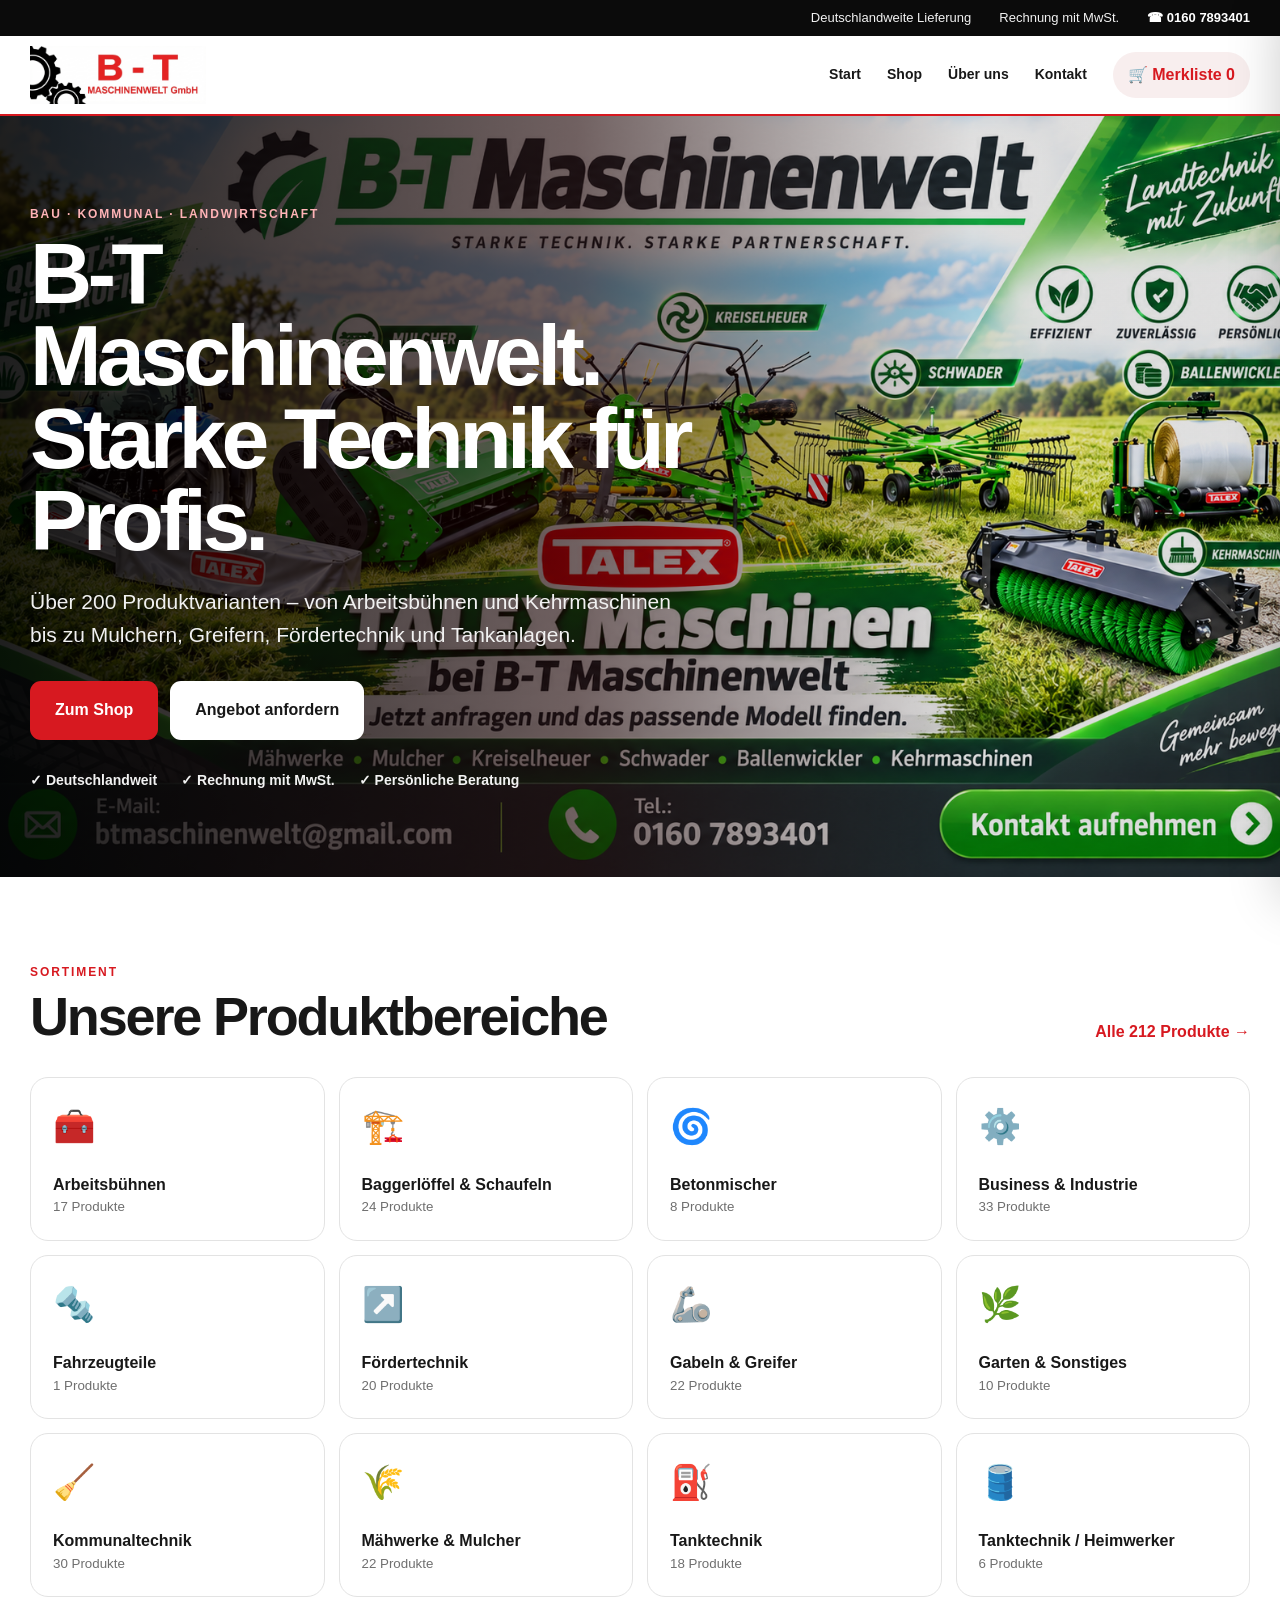
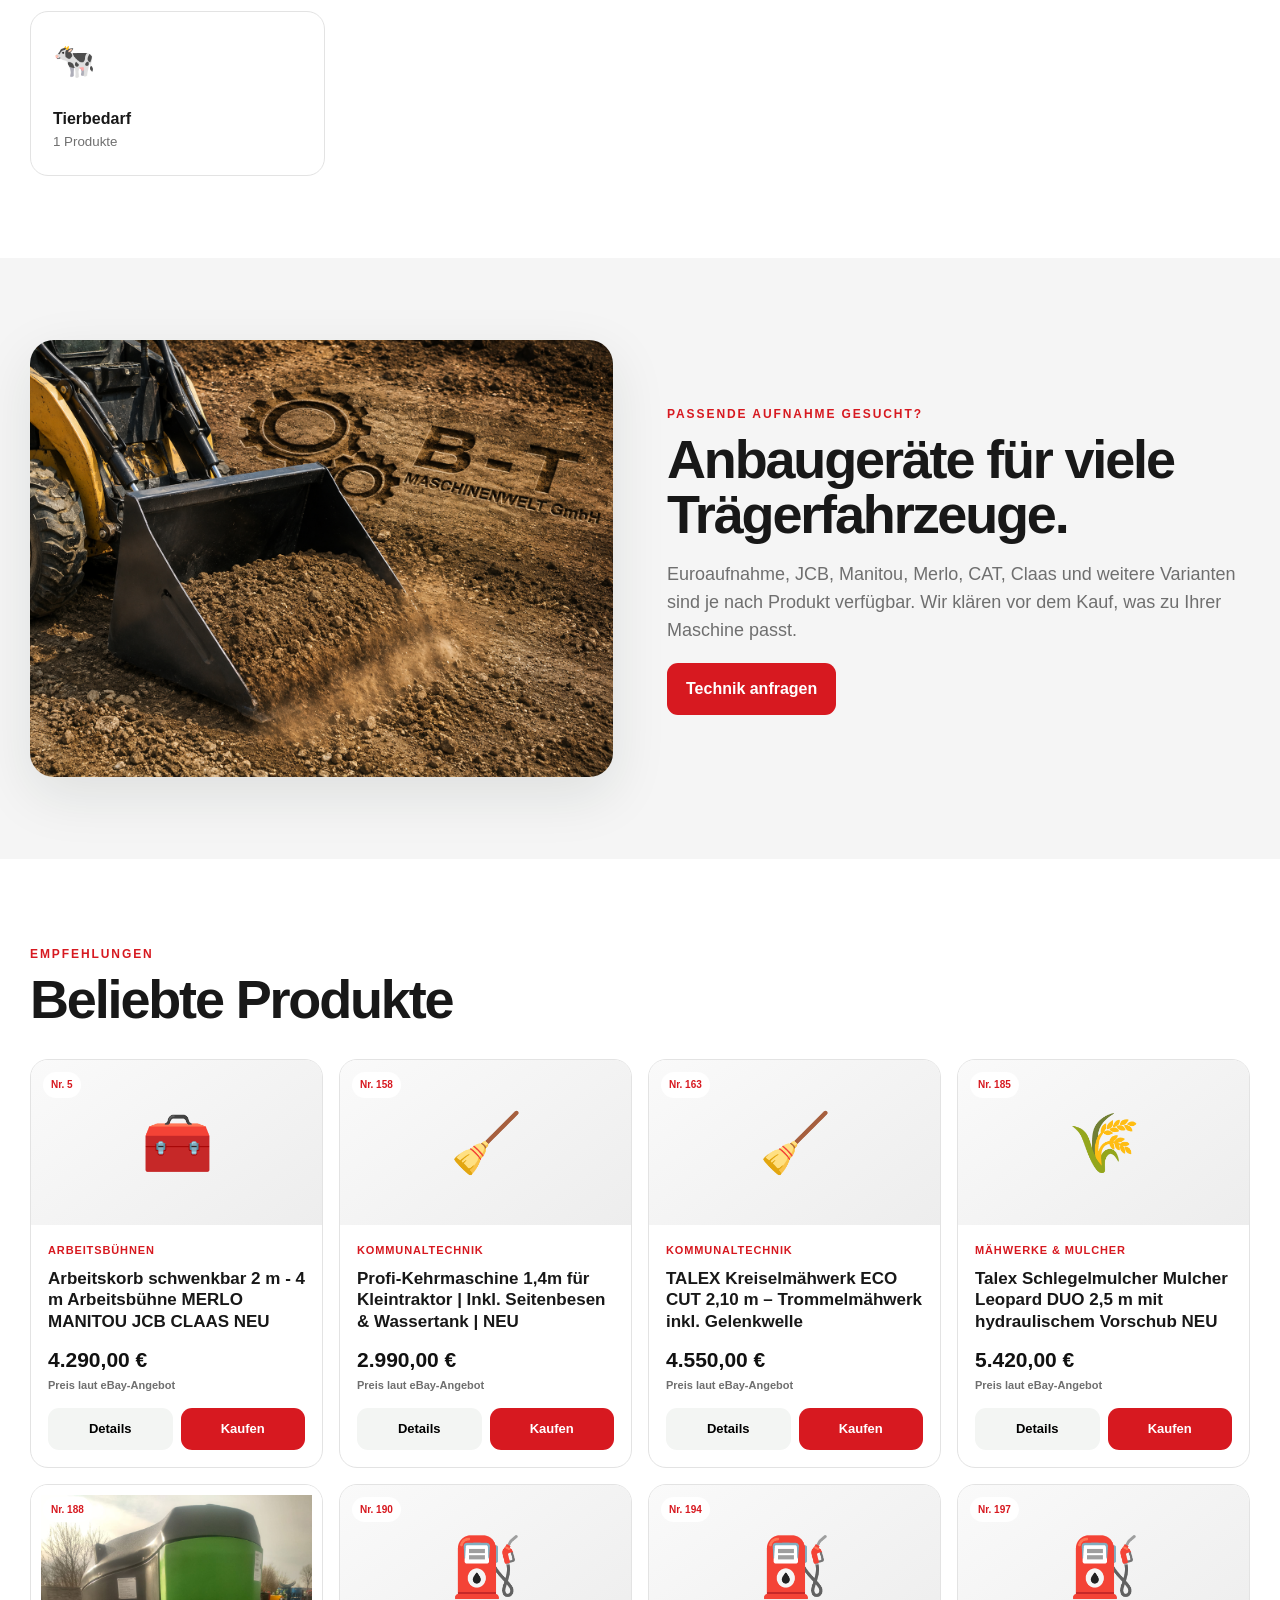
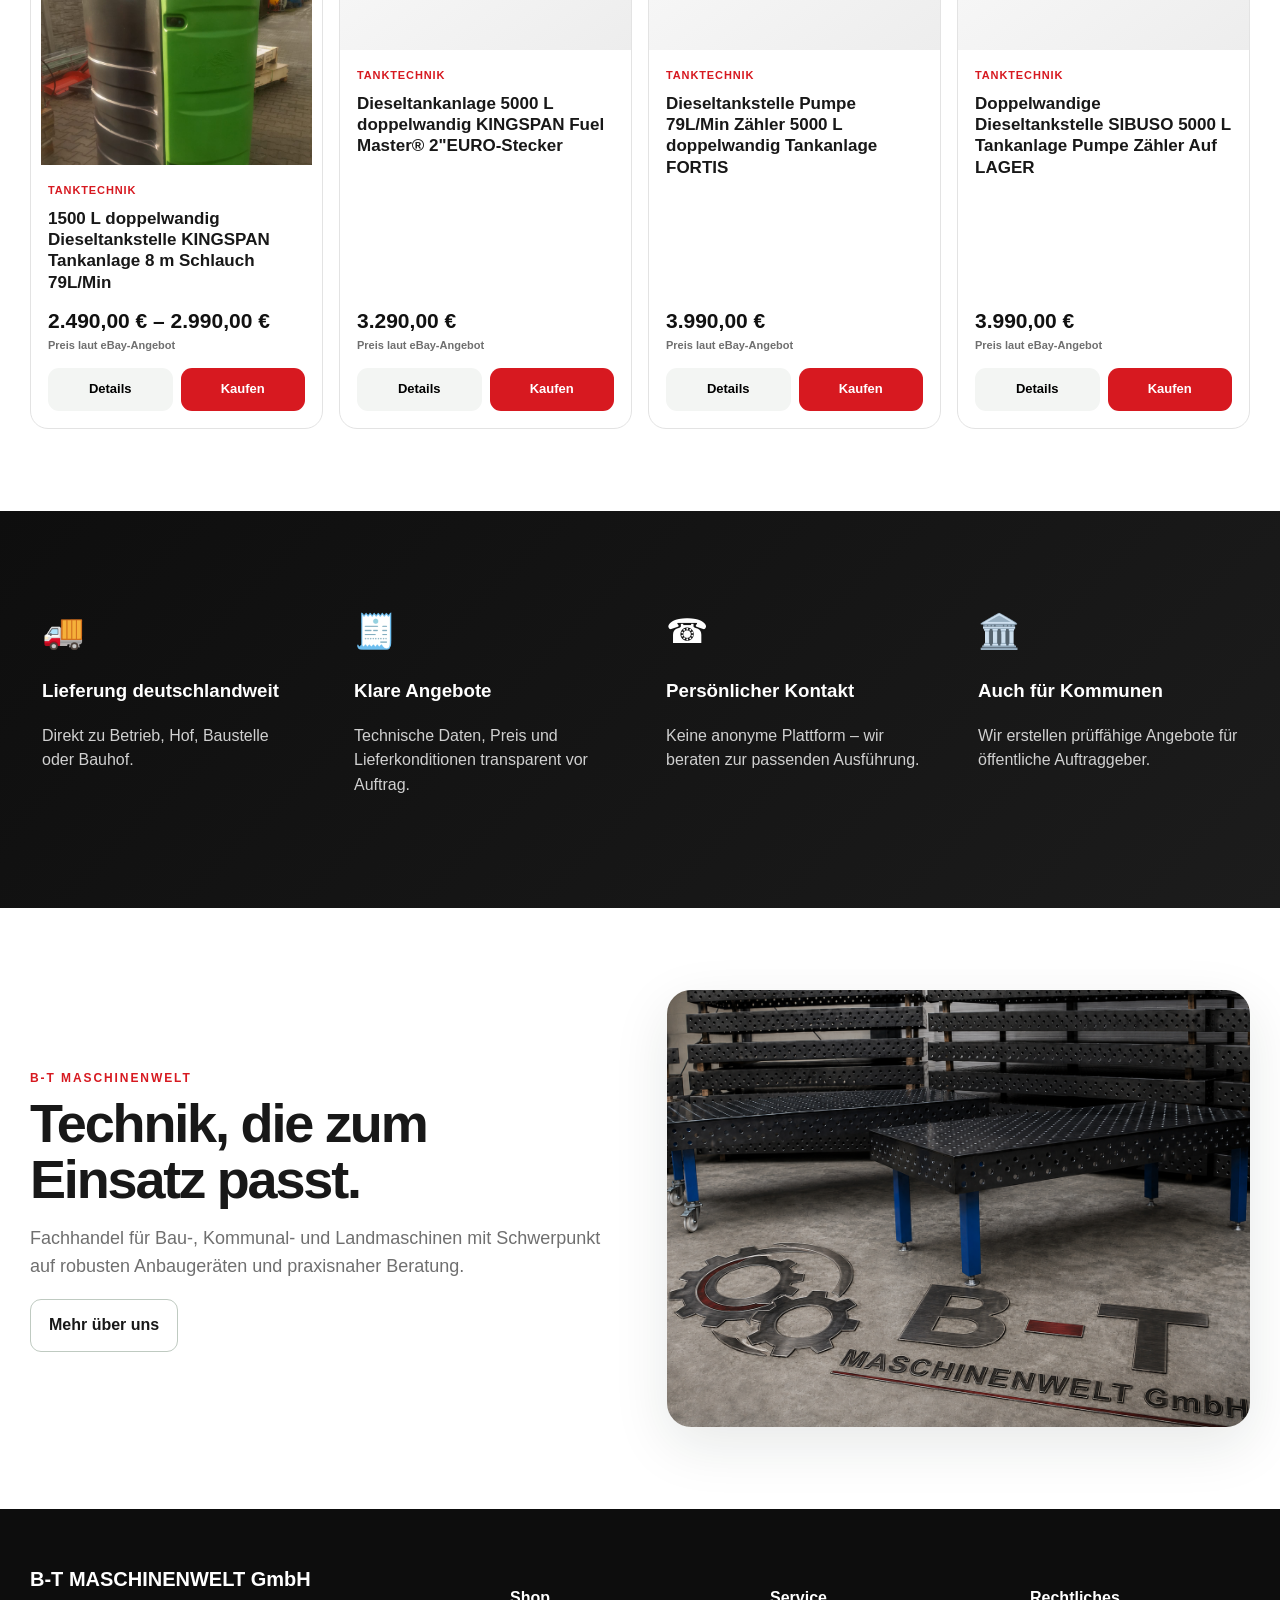
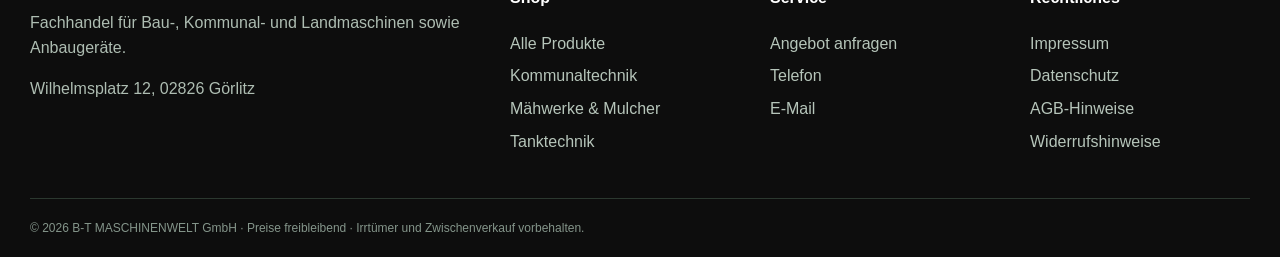
<file: index.html>
<!doctype html>
<html lang="de">
<head>
<meta charset="utf-8">
<meta name="viewport" content="width=device-width,initial-scale=1">
<title>Startseite | B-T Maschinenwelt</title>
<meta name="description" content="B-T Maschinenwelt – Bau-, Kommunal- und Landtechnik.">
<meta name="theme-color" content="#0c6b33">
<link rel="stylesheet" href="styles.css">
</head>
<body>

<header class="site-header">
  <div class="top-strip">
    <div class="wrap top-strip-inner">
      <span>Deutschlandweite Lieferung</span>
      <span class="desktop-only">Rechnung mit MwSt.</span>
      <a href="tel:+491607893401">☎ 0160 7893401</a>
    </div>
  </div>
  <div class="wrap main-nav">
    <a class="logo logo-image-wrap" href="index.html" aria-label="B-T Maschinenwelt Startseite">
      <img class="brand-logo-img" src="assets/bt-logo-red-black.png" alt="B-T Maschinenwelt GmbH">
    </a>
    <button class="menu-toggle" aria-label="Menü öffnen" onclick="BT.toggleMenu()">☰</button>
    <nav id="mainMenu">
      <a href="index.html">Start</a>
      <a href="shop.html">Shop</a>
      <a href="ueber-uns.html">Über uns</a>
      <a href="kontakt.html">Kontakt</a>
      <button class="cart-link" onclick="BT.openCart()">🛒 Merkliste <span id="cartCount">0</span></button>
    </nav>
  </div>
</header>

<main>
<section class="hero">
  <div class="hero-overlay"></div>
  <img class="hero-bg" src="assets/hero-talex.png" alt="Land- und Kommunaltechnik von B-T Maschinenwelt">
  <div class="wrap hero-content">
    <div class="hero-copy">
      <span class="kicker">Bau · Kommunal · Landwirtschaft</span>
      <h1>B-T Maschinenwelt.<br>Starke Technik für Profis.</h1>
      <p>Über 200 Produktvarianten – von Arbeitsbühnen und Kehrmaschinen bis zu Mulchern, Greifern, Fördertechnik und Tankanlagen.</p>
      <div class="hero-actions">
        <a class="btn primary large" href="shop.html">Zum Shop</a>
        <a class="btn light large" href="kontakt.html">Angebot anfordern</a>
      </div>
      <div class="trust-badges"><span>✓ Deutschlandweit</span><span>✓ Rechnung mit MwSt.</span><span>✓ Persönliche Beratung</span></div>
    </div>
  </div>
</section>

<section class="section">
  <div class="wrap">
    <div class="section-heading">
      <div><span class="kicker">Sortiment</span><h2>Unsere Produktbereiche</h2></div>
      <a class="text-link" href="shop.html">Alle 212 Produkte →</a>
    </div>
    <div class="category-grid"><a class="category-card" href="shop.html?cat=Arbeitsbühnen">
      <span class="cat-icon">🧰</span>
      <strong>Arbeitsbühnen</strong>
      <small>17 Produkte</small>
    </a>
<a class="category-card" href="shop.html?cat=Baggerlöffel &amp; Schaufeln">
      <span class="cat-icon">🏗️</span>
      <strong>Baggerlöffel &amp; Schaufeln</strong>
      <small>24 Produkte</small>
    </a>
<a class="category-card" href="shop.html?cat=Betonmischer">
      <span class="cat-icon">🌀</span>
      <strong>Betonmischer</strong>
      <small>8 Produkte</small>
    </a>
<a class="category-card" href="shop.html?cat=Business &amp; Industrie">
      <span class="cat-icon">⚙️</span>
      <strong>Business &amp; Industrie</strong>
      <small>33 Produkte</small>
    </a>
<a class="category-card" href="shop.html?cat=Fahrzeugteile">
      <span class="cat-icon">🔩</span>
      <strong>Fahrzeugteile</strong>
      <small>1 Produkte</small>
    </a>
<a class="category-card" href="shop.html?cat=Fördertechnik">
      <span class="cat-icon">↗️</span>
      <strong>Fördertechnik</strong>
      <small>20 Produkte</small>
    </a>
<a class="category-card" href="shop.html?cat=Gabeln &amp; Greifer">
      <span class="cat-icon">🦾</span>
      <strong>Gabeln &amp; Greifer</strong>
      <small>22 Produkte</small>
    </a>
<a class="category-card" href="shop.html?cat=Garten &amp; Sonstiges">
      <span class="cat-icon">🌿</span>
      <strong>Garten &amp; Sonstiges</strong>
      <small>10 Produkte</small>
    </a>
<a class="category-card" href="shop.html?cat=Kommunaltechnik">
      <span class="cat-icon">🧹</span>
      <strong>Kommunaltechnik</strong>
      <small>30 Produkte</small>
    </a>
<a class="category-card" href="shop.html?cat=Mähwerke &amp; Mulcher">
      <span class="cat-icon">🌾</span>
      <strong>Mähwerke &amp; Mulcher</strong>
      <small>22 Produkte</small>
    </a>
<a class="category-card" href="shop.html?cat=Tanktechnik">
      <span class="cat-icon">⛽</span>
      <strong>Tanktechnik</strong>
      <small>18 Produkte</small>
    </a>
<a class="category-card" href="shop.html?cat=Tanktechnik / Heimwerker">
      <span class="cat-icon">🛢️</span>
      <strong>Tanktechnik / Heimwerker</strong>
      <small>6 Produkte</small>
    </a>
<a class="category-card" href="shop.html?cat=Tierbedarf">
      <span class="cat-icon">🐄</span>
      <strong>Tierbedarf</strong>
      <small>1 Produkte</small>
    </a></div>
  </div>
</section>

<section class="section soft">
  <div class="wrap split-banner">
    <div class="split-image"><img src="assets/radlader.png" alt="Radlader im Einsatz"></div>
    <div class="split-copy">
      <span class="kicker">Passende Aufnahme gesucht?</span>
      <h2>Anbaugeräte für viele Trägerfahrzeuge.</h2>
      <p>Euroaufnahme, JCB, Manitou, Merlo, CAT, Claas und weitere Varianten sind je nach Produkt verfügbar. Wir klären vor dem Kauf, was zu Ihrer Maschine passt.</p>
      <a class="btn primary" href="kontakt.html">Technik anfragen</a>
    </div>
  </div>
</section>

<section class="section">
  <div class="wrap">
    <div class="section-heading"><div><span class="kicker">Empfehlungen</span><h2>Beliebte Produkte</h2></div></div>
    <div id="featuredProducts" class="product-grid"></div>
  </div>
</section>

<section class="section dark-section">
  <div class="wrap benefits">
    <div><span>🚚</span><h3>Lieferung deutschlandweit</h3><p>Direkt zu Betrieb, Hof, Baustelle oder Bauhof.</p></div>
    <div><span>🧾</span><h3>Klare Angebote</h3><p>Technische Daten, Preis und Lieferkonditionen transparent vor Auftrag.</p></div>
    <div><span>☎</span><h3>Persönlicher Kontakt</h3><p>Keine anonyme Plattform – wir beraten zur passenden Ausführung.</p></div>
    <div><span>🏛️</span><h3>Auch für Kommunen</h3><p>Wir erstellen prüffähige Angebote für öffentliche Auftraggeber.</p></div>
  </div>
</section>

<section class="section">
  <div class="wrap split-banner reverse">
    <div class="split-image"><img src="assets/werkstatt.png" alt="B-T Maschinenwelt Werkstatt"></div>
    <div class="split-copy">
      <span class="kicker">B-T Maschinenwelt</span>
      <h2>Technik, die zum Einsatz passt.</h2>
      <p>Fachhandel für Bau-, Kommunal- und Landmaschinen mit Schwerpunkt auf robusten Anbaugeräten und praxisnaher Beratung.</p>
      <a class="btn outline" href="ueber-uns.html">Mehr über uns</a>
    </div>
  </div>
</section>
</main>

<footer class="site-footer">
  <div class="wrap footer-grid">
    <div>
      <div class="footer-brand">B-T MASCHINENWELT GmbH</div>
      <p>Fachhandel für Bau-, Kommunal- und Landmaschinen sowie Anbaugeräte.</p>
      <p>Wilhelmsplatz 12, 02826 Görlitz</p>
    </div>
    <div>
      <h4>Shop</h4>
      <a href="shop.html">Alle Produkte</a>
      <a href="shop.html?cat=Kommunaltechnik">Kommunaltechnik</a>
      <a href="shop.html?cat=Mähwerke%20%26%20Mulcher">Mähwerke & Mulcher</a>
      <a href="shop.html?cat=Tanktechnik">Tanktechnik</a>
    </div>
    <div>
      <h4>Service</h4>
      <a href="kontakt.html">Angebot anfragen</a>
      <a href="tel:+491607893401">Telefon</a>
      <a href="mailto:btmaschinenwelt@gmail.com">E-Mail</a>
    </div>
    <div>
      <h4>Rechtliches</h4>
      <a href="impressum.html">Impressum</a>
      <a href="datenschutz.html">Datenschutz</a>
      <a href="agb.html">AGB-Hinweise</a>
      <a href="widerruf.html">Widerrufshinweise</a>
    </div>
  </div>
  <div class="wrap footer-bottom">© 2026 B-T MASCHINENWELT GmbH · Preise freibleibend · Irrtümer und Zwischenverkauf vorbehalten.</div>
</footer>

<div class="cart-drawer" id="cartDrawer" aria-hidden="true">
  <div class="cart-head"><h3>Merkliste / Anfrage</h3><button onclick="BT.closeCart()" aria-label="Schließen">×</button></div>
  <div class="cart-body" id="cartItems"></div>
  <div class="cart-footer">
    <div class="cart-total"><span>Preisübersicht</span><b id="cartTotal">0,00 €</b></div>
    <a class="btn primary full" href="kontakt.html#anfrage" onclick="BT.closeCart()">Anfrage senden</a>
    <button class="btn ghost full" onclick="BT.clearCart()">Liste leeren</button>
  </div>
</div>
<div class="backdrop" id="backdrop" onclick="BT.closeCart()"></div>

<script src="products.js"></script>
<script src="app.js"></script>
</body></html>
</file>
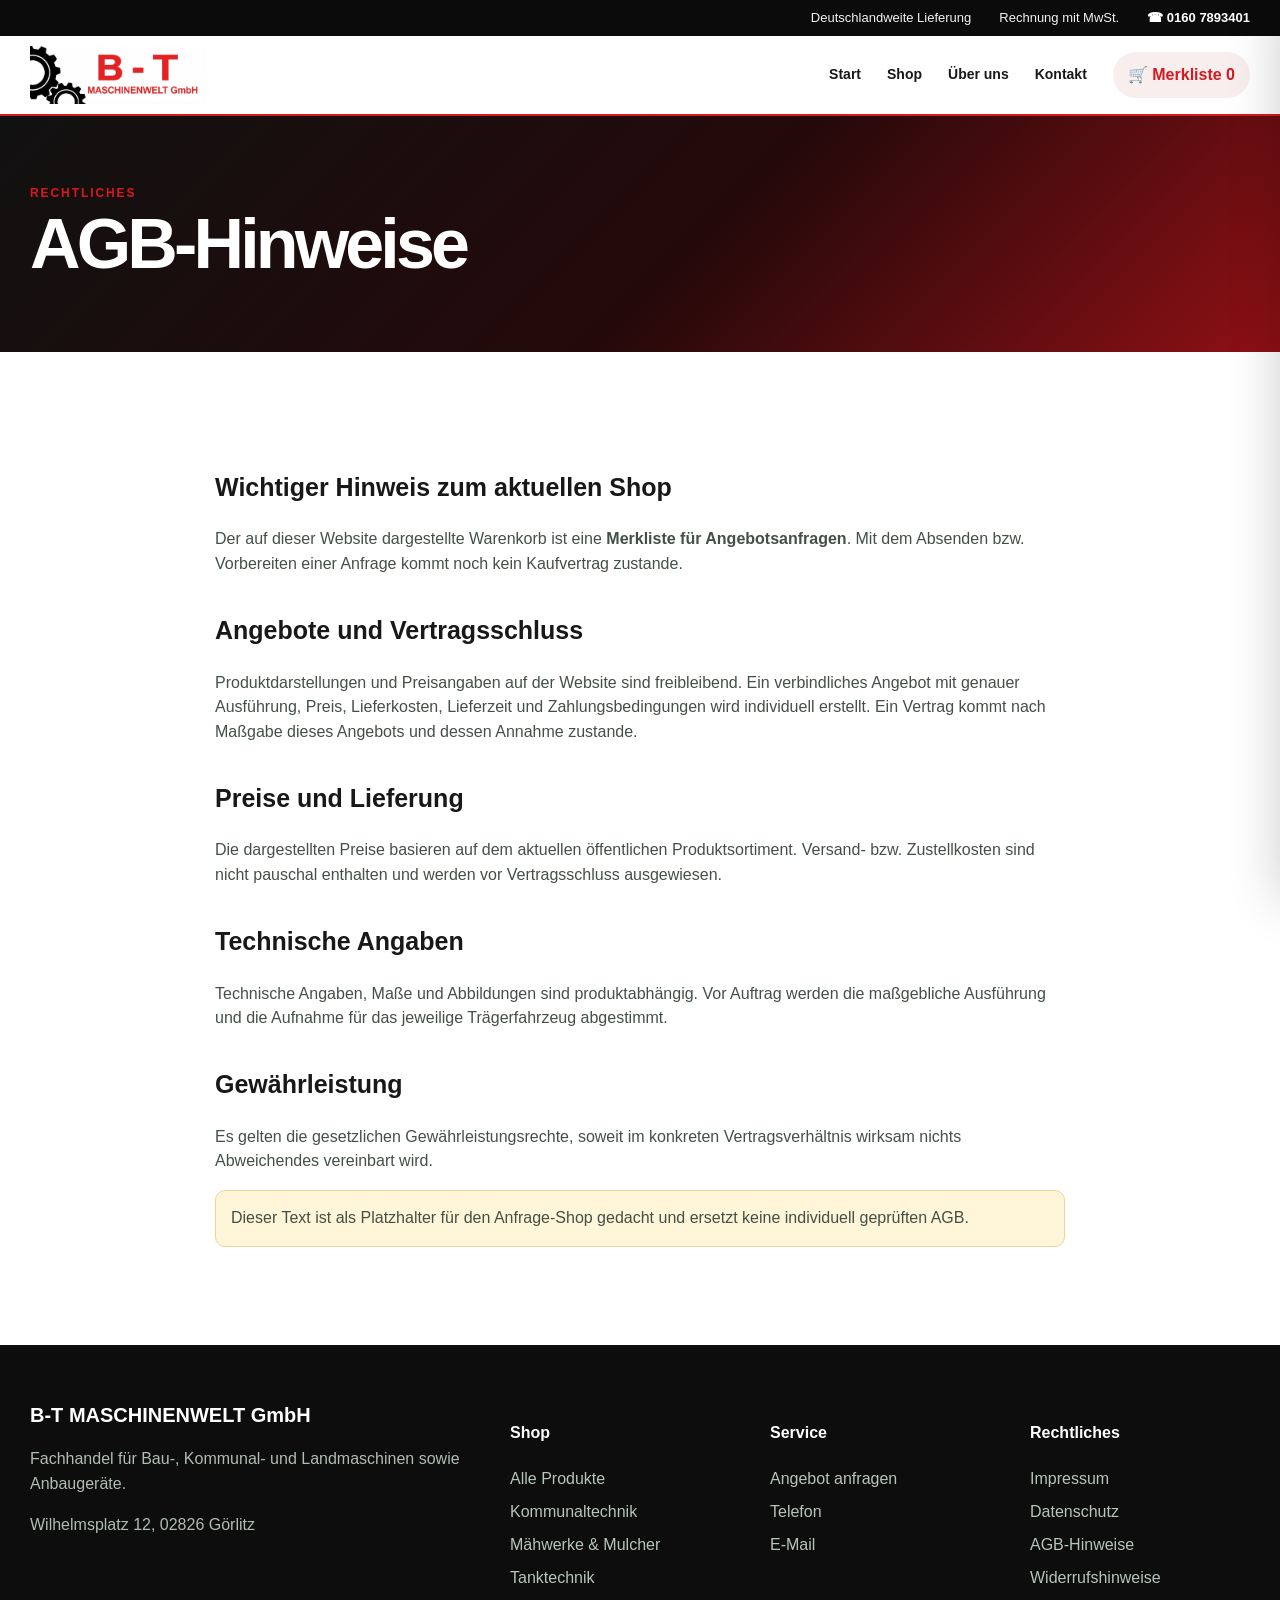
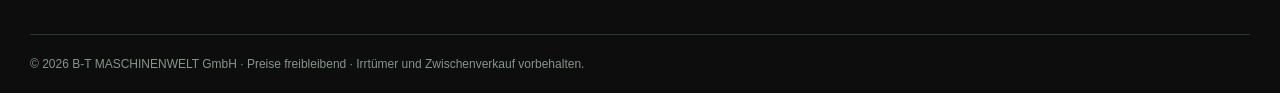
<file: agb.html>
<!doctype html>
<html lang="de">
<head>
<meta charset="utf-8">
<meta name="viewport" content="width=device-width,initial-scale=1">
<title>AGB-Hinweise | B-T Maschinenwelt</title>
<meta name="description" content="B-T Maschinenwelt – Bau-, Kommunal- und Landtechnik.">
<meta name="theme-color" content="#0c6b33">
<link rel="stylesheet" href="styles.css">
</head>
<body>

<header class="site-header">
  <div class="top-strip">
    <div class="wrap top-strip-inner">
      <span>Deutschlandweite Lieferung</span>
      <span class="desktop-only">Rechnung mit MwSt.</span>
      <a href="tel:+491607893401">☎ 0160 7893401</a>
    </div>
  </div>
  <div class="wrap main-nav">
    <a class="logo logo-image-wrap" href="index.html" aria-label="B-T Maschinenwelt Startseite">
      <img class="brand-logo-img" src="assets/bt-logo-red-black.png" alt="B-T Maschinenwelt GmbH">
    </a>
    <button class="menu-toggle" aria-label="Menü öffnen" onclick="BT.toggleMenu()">☰</button>
    <nav id="mainMenu">
      <a href="index.html">Start</a>
      <a href="shop.html">Shop</a>
      <a href="ueber-uns.html">Über uns</a>
      <a href="kontakt.html">Kontakt</a>
      <button class="cart-link" onclick="BT.openCart()">🛒 Merkliste <span id="cartCount">0</span></button>
    </nav>
  </div>
</header>

<main>
<section class="page-hero compact"><div class="wrap"><span class="kicker">Rechtliches</span><h1>AGB-Hinweise</h1></div></section>
<section class="section"><div class="wrap legal">
<h2>Wichtiger Hinweis zum aktuellen Shop</h2>
<p>Der auf dieser Website dargestellte Warenkorb ist eine <b>Merkliste für Angebotsanfragen</b>. Mit dem Absenden bzw. Vorbereiten einer Anfrage kommt noch kein Kaufvertrag zustande.</p>
<h2>Angebote und Vertragsschluss</h2>
<p>Produktdarstellungen und Preisangaben auf der Website sind freibleibend. Ein verbindliches Angebot mit genauer Ausführung, Preis, Lieferkosten, Lieferzeit und Zahlungsbedingungen wird individuell erstellt. Ein Vertrag kommt nach Maßgabe dieses Angebots und dessen Annahme zustande.</p>
<h2>Preise und Lieferung</h2>
<p>Die dargestellten Preise basieren auf dem aktuellen öffentlichen Produktsortiment. Versand- bzw. Zustellkosten sind nicht pauschal enthalten und werden vor Vertragsschluss ausgewiesen.</p>
<h2>Technische Angaben</h2>
<p>Technische Angaben, Maße und Abbildungen sind produktabhängig. Vor Auftrag werden die maßgebliche Ausführung und die Aufnahme für das jeweilige Trägerfahrzeug abgestimmt.</p>
<h2>Gewährleistung</h2>
<p>Es gelten die gesetzlichen Gewährleistungsrechte, soweit im konkreten Vertragsverhältnis wirksam nichts Abweichendes vereinbart wird.</p>
<p class="legal-note">Dieser Text ist als Platzhalter für den Anfrage-Shop gedacht und ersetzt keine individuell geprüften AGB.</p>
</div></section>
</main>

<footer class="site-footer">
  <div class="wrap footer-grid">
    <div>
      <div class="footer-brand">B-T MASCHINENWELT GmbH</div>
      <p>Fachhandel für Bau-, Kommunal- und Landmaschinen sowie Anbaugeräte.</p>
      <p>Wilhelmsplatz 12, 02826 Görlitz</p>
    </div>
    <div>
      <h4>Shop</h4>
      <a href="shop.html">Alle Produkte</a>
      <a href="shop.html?cat=Kommunaltechnik">Kommunaltechnik</a>
      <a href="shop.html?cat=Mähwerke%20%26%20Mulcher">Mähwerke & Mulcher</a>
      <a href="shop.html?cat=Tanktechnik">Tanktechnik</a>
    </div>
    <div>
      <h4>Service</h4>
      <a href="kontakt.html">Angebot anfragen</a>
      <a href="tel:+491607893401">Telefon</a>
      <a href="mailto:btmaschinenwelt@gmail.com">E-Mail</a>
    </div>
    <div>
      <h4>Rechtliches</h4>
      <a href="impressum.html">Impressum</a>
      <a href="datenschutz.html">Datenschutz</a>
      <a href="agb.html">AGB-Hinweise</a>
      <a href="widerruf.html">Widerrufshinweise</a>
    </div>
  </div>
  <div class="wrap footer-bottom">© 2026 B-T MASCHINENWELT GmbH · Preise freibleibend · Irrtümer und Zwischenverkauf vorbehalten.</div>
</footer>

<div class="cart-drawer" id="cartDrawer" aria-hidden="true">
  <div class="cart-head"><h3>Merkliste / Anfrage</h3><button onclick="BT.closeCart()" aria-label="Schließen">×</button></div>
  <div class="cart-body" id="cartItems"></div>
  <div class="cart-footer">
    <div class="cart-total"><span>Preisübersicht</span><b id="cartTotal">0,00 €</b></div>
    <a class="btn primary full" href="kontakt.html#anfrage" onclick="BT.closeCart()">Anfrage senden</a>
    <button class="btn ghost full" onclick="BT.clearCart()">Liste leeren</button>
  </div>
</div>
<div class="backdrop" id="backdrop" onclick="BT.closeCart()"></div>

<script src="products.js"></script>
<script src="app.js"></script>
</body></html>
</file>
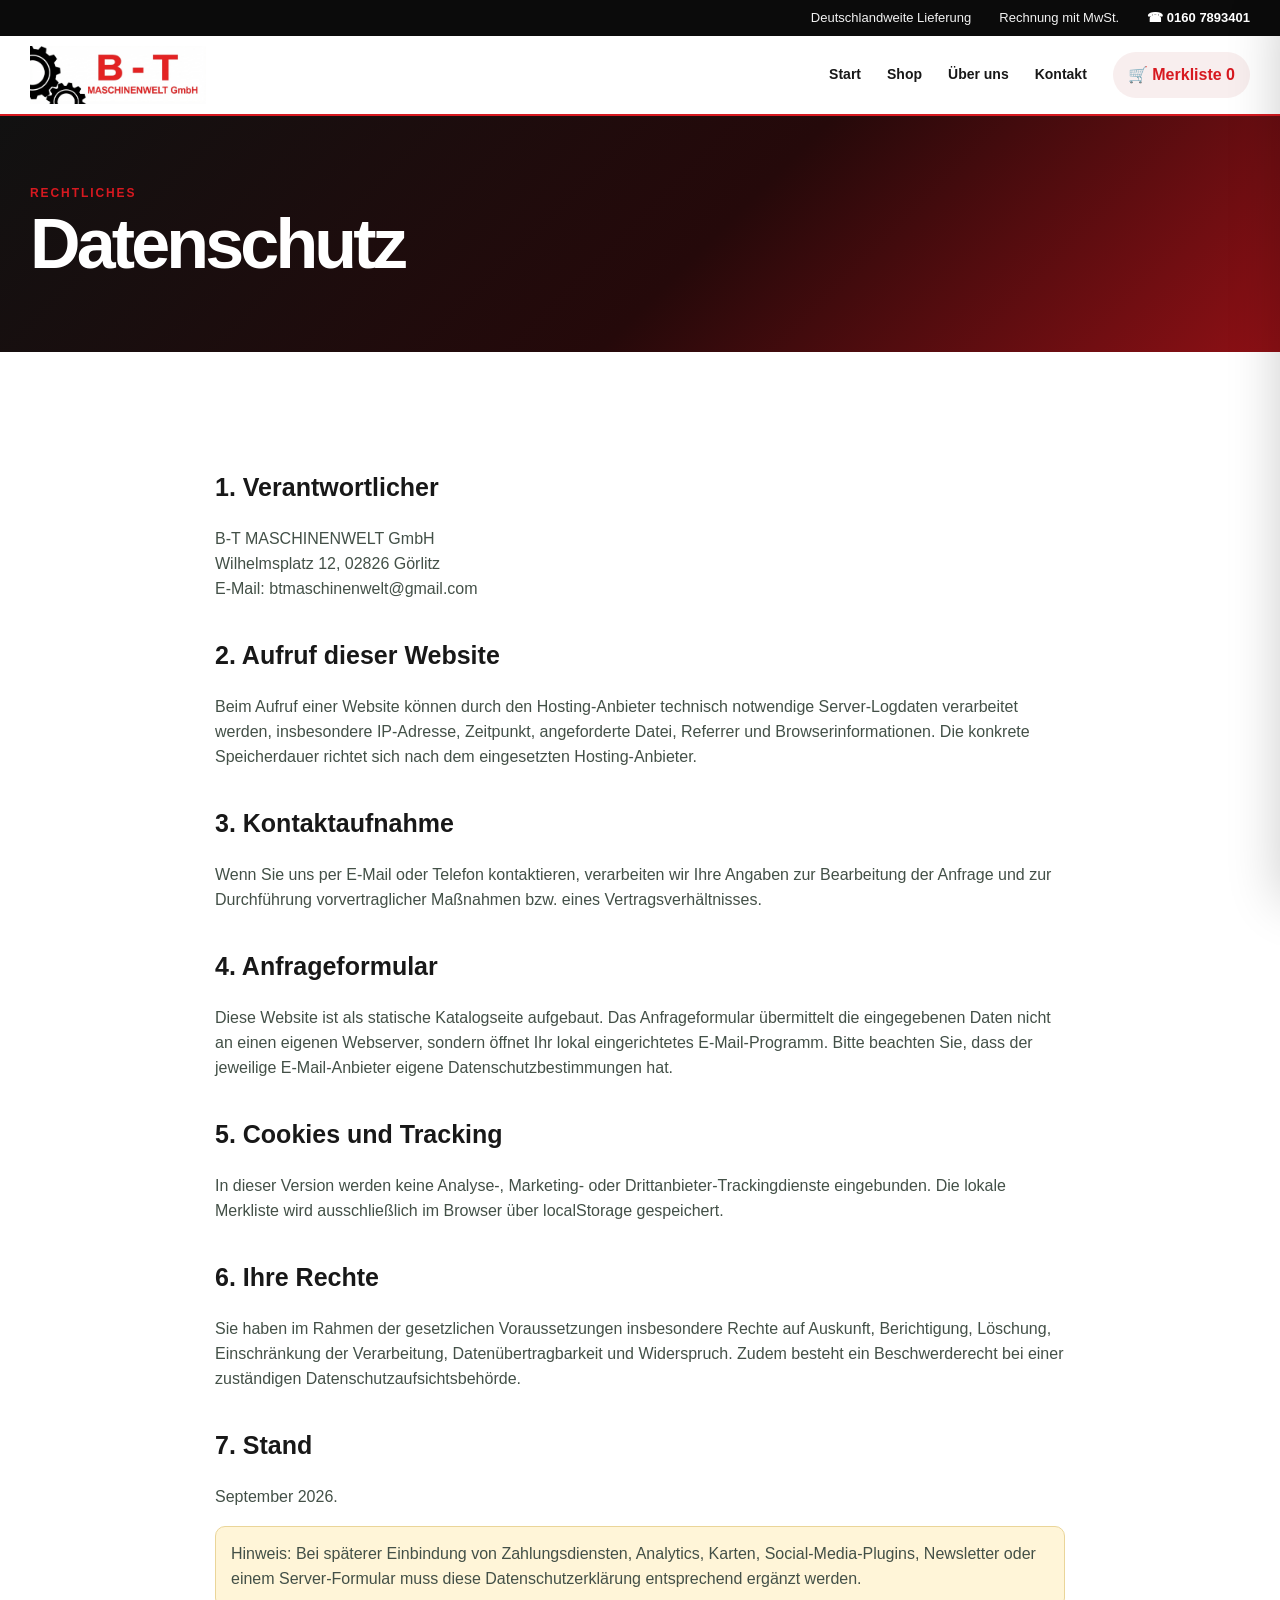
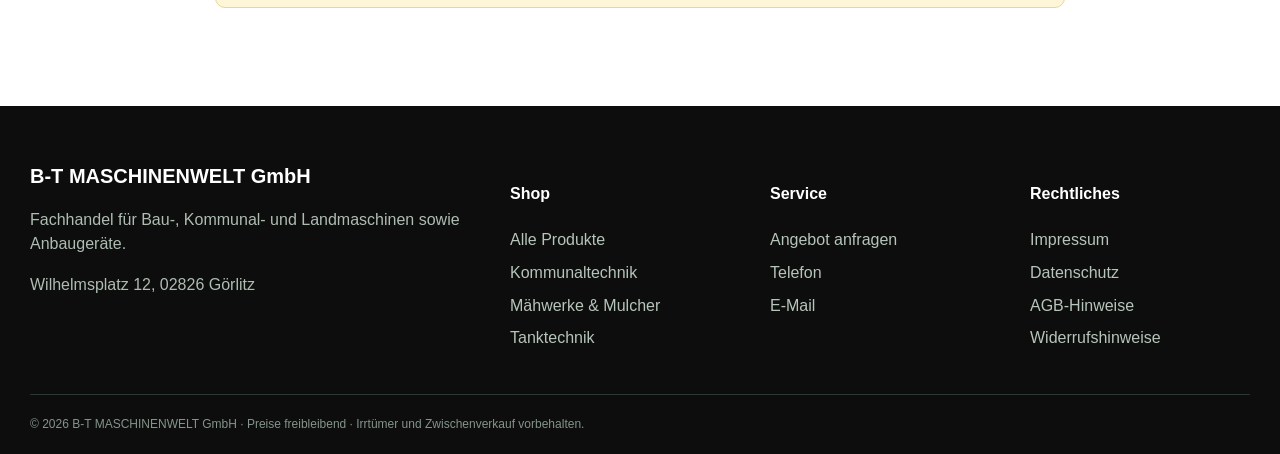
<file: datenschutz.html>
<!doctype html>
<html lang="de">
<head>
<meta charset="utf-8">
<meta name="viewport" content="width=device-width,initial-scale=1">
<title>Datenschutz | B-T Maschinenwelt</title>
<meta name="description" content="B-T Maschinenwelt – Bau-, Kommunal- und Landtechnik.">
<meta name="theme-color" content="#0c6b33">
<link rel="stylesheet" href="styles.css">
</head>
<body>

<header class="site-header">
  <div class="top-strip">
    <div class="wrap top-strip-inner">
      <span>Deutschlandweite Lieferung</span>
      <span class="desktop-only">Rechnung mit MwSt.</span>
      <a href="tel:+491607893401">☎ 0160 7893401</a>
    </div>
  </div>
  <div class="wrap main-nav">
    <a class="logo logo-image-wrap" href="index.html" aria-label="B-T Maschinenwelt Startseite">
      <img class="brand-logo-img" src="assets/bt-logo-red-black.png" alt="B-T Maschinenwelt GmbH">
    </a>
    <button class="menu-toggle" aria-label="Menü öffnen" onclick="BT.toggleMenu()">☰</button>
    <nav id="mainMenu">
      <a href="index.html">Start</a>
      <a href="shop.html">Shop</a>
      <a href="ueber-uns.html">Über uns</a>
      <a href="kontakt.html">Kontakt</a>
      <button class="cart-link" onclick="BT.openCart()">🛒 Merkliste <span id="cartCount">0</span></button>
    </nav>
  </div>
</header>

<main>
<section class="page-hero compact"><div class="wrap"><span class="kicker">Rechtliches</span><h1>Datenschutz</h1></div></section>
<section class="section"><div class="wrap legal">
<h2>1. Verantwortlicher</h2><p>B-T MASCHINENWELT GmbH<br>Wilhelmsplatz 12, 02826 Görlitz<br>E-Mail: btmaschinenwelt@gmail.com</p>
<h2>2. Aufruf dieser Website</h2><p>Beim Aufruf einer Website können durch den Hosting-Anbieter technisch notwendige Server-Logdaten verarbeitet werden, insbesondere IP-Adresse, Zeitpunkt, angeforderte Datei, Referrer und Browserinformationen. Die konkrete Speicherdauer richtet sich nach dem eingesetzten Hosting-Anbieter.</p>
<h2>3. Kontaktaufnahme</h2><p>Wenn Sie uns per E-Mail oder Telefon kontaktieren, verarbeiten wir Ihre Angaben zur Bearbeitung der Anfrage und zur Durchführung vorvertraglicher Maßnahmen bzw. eines Vertragsverhältnisses.</p>
<h2>4. Anfrageformular</h2><p>Diese Website ist als statische Katalogseite aufgebaut. Das Anfrageformular übermittelt die eingegebenen Daten nicht an einen eigenen Webserver, sondern öffnet Ihr lokal eingerichtetes E-Mail-Programm. Bitte beachten Sie, dass der jeweilige E-Mail-Anbieter eigene Datenschutzbestimmungen hat.</p>
<h2>5. Cookies und Tracking</h2><p>In dieser Version werden keine Analyse-, Marketing- oder Drittanbieter-Trackingdienste eingebunden. Die lokale Merkliste wird ausschließlich im Browser über localStorage gespeichert.</p>
<h2>6. Ihre Rechte</h2><p>Sie haben im Rahmen der gesetzlichen Voraussetzungen insbesondere Rechte auf Auskunft, Berichtigung, Löschung, Einschränkung der Verarbeitung, Datenübertragbarkeit und Widerspruch. Zudem besteht ein Beschwerderecht bei einer zuständigen Datenschutzaufsichtsbehörde.</p>
<h2>7. Stand</h2><p>September 2026.</p>
<p class="legal-note">Hinweis: Bei späterer Einbindung von Zahlungsdiensten, Analytics, Karten, Social-Media-Plugins, Newsletter oder einem Server-Formular muss diese Datenschutzerklärung entsprechend ergänzt werden.</p>
</div></section>
</main>

<footer class="site-footer">
  <div class="wrap footer-grid">
    <div>
      <div class="footer-brand">B-T MASCHINENWELT GmbH</div>
      <p>Fachhandel für Bau-, Kommunal- und Landmaschinen sowie Anbaugeräte.</p>
      <p>Wilhelmsplatz 12, 02826 Görlitz</p>
    </div>
    <div>
      <h4>Shop</h4>
      <a href="shop.html">Alle Produkte</a>
      <a href="shop.html?cat=Kommunaltechnik">Kommunaltechnik</a>
      <a href="shop.html?cat=Mähwerke%20%26%20Mulcher">Mähwerke & Mulcher</a>
      <a href="shop.html?cat=Tanktechnik">Tanktechnik</a>
    </div>
    <div>
      <h4>Service</h4>
      <a href="kontakt.html">Angebot anfragen</a>
      <a href="tel:+491607893401">Telefon</a>
      <a href="mailto:btmaschinenwelt@gmail.com">E-Mail</a>
    </div>
    <div>
      <h4>Rechtliches</h4>
      <a href="impressum.html">Impressum</a>
      <a href="datenschutz.html">Datenschutz</a>
      <a href="agb.html">AGB-Hinweise</a>
      <a href="widerruf.html">Widerrufshinweise</a>
    </div>
  </div>
  <div class="wrap footer-bottom">© 2026 B-T MASCHINENWELT GmbH · Preise freibleibend · Irrtümer und Zwischenverkauf vorbehalten.</div>
</footer>

<div class="cart-drawer" id="cartDrawer" aria-hidden="true">
  <div class="cart-head"><h3>Merkliste / Anfrage</h3><button onclick="BT.closeCart()" aria-label="Schließen">×</button></div>
  <div class="cart-body" id="cartItems"></div>
  <div class="cart-footer">
    <div class="cart-total"><span>Preisübersicht</span><b id="cartTotal">0,00 €</b></div>
    <a class="btn primary full" href="kontakt.html#anfrage" onclick="BT.closeCart()">Anfrage senden</a>
    <button class="btn ghost full" onclick="BT.clearCart()">Liste leeren</button>
  </div>
</div>
<div class="backdrop" id="backdrop" onclick="BT.closeCart()"></div>

<script src="products.js"></script>
<script src="app.js"></script>
</body></html>
</file>
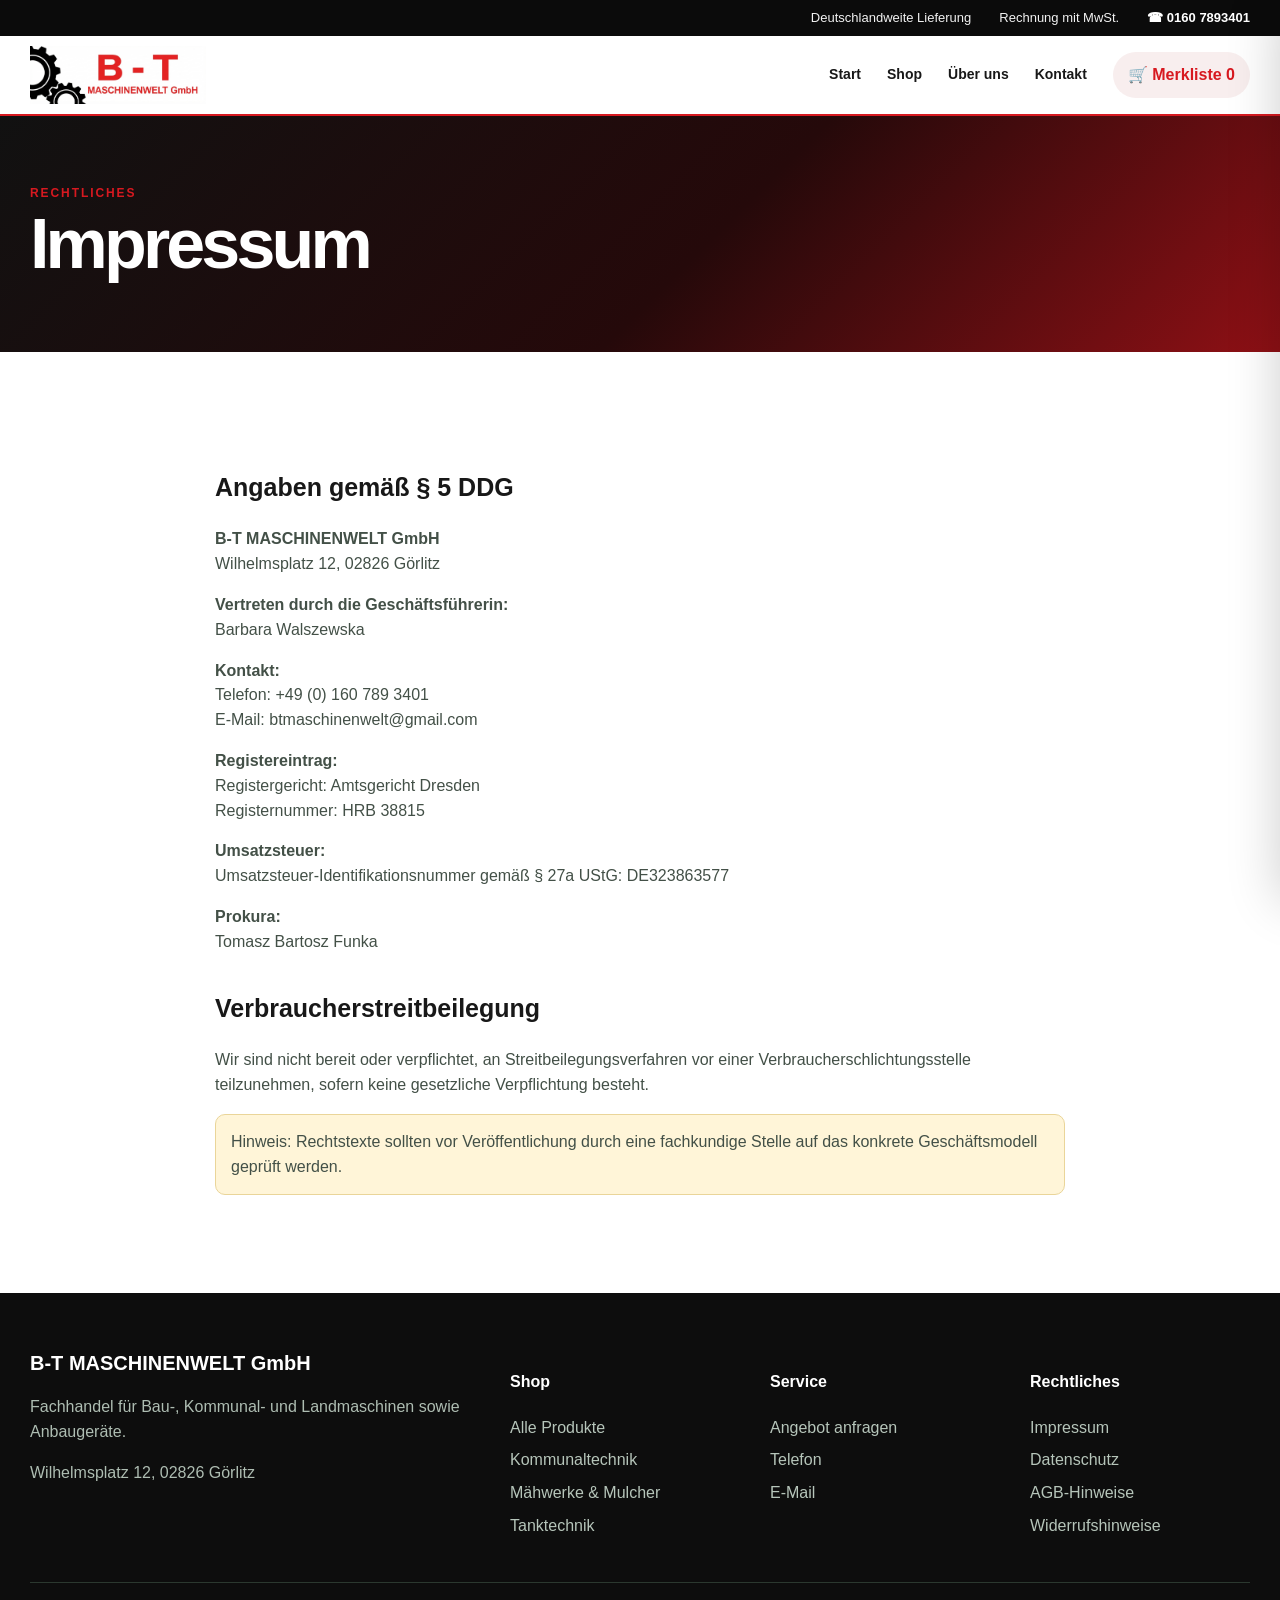
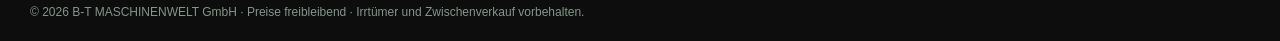
<file: impressum.html>
<!doctype html>
<html lang="de">
<head>
<meta charset="utf-8">
<meta name="viewport" content="width=device-width,initial-scale=1">
<title>Impressum | B-T Maschinenwelt</title>
<meta name="description" content="B-T Maschinenwelt – Bau-, Kommunal- und Landtechnik.">
<meta name="theme-color" content="#0c6b33">
<link rel="stylesheet" href="styles.css">
</head>
<body>

<header class="site-header">
  <div class="top-strip">
    <div class="wrap top-strip-inner">
      <span>Deutschlandweite Lieferung</span>
      <span class="desktop-only">Rechnung mit MwSt.</span>
      <a href="tel:+491607893401">☎ 0160 7893401</a>
    </div>
  </div>
  <div class="wrap main-nav">
    <a class="logo logo-image-wrap" href="index.html" aria-label="B-T Maschinenwelt Startseite">
      <img class="brand-logo-img" src="assets/bt-logo-red-black.png" alt="B-T Maschinenwelt GmbH">
    </a>
    <button class="menu-toggle" aria-label="Menü öffnen" onclick="BT.toggleMenu()">☰</button>
    <nav id="mainMenu">
      <a href="index.html">Start</a>
      <a href="shop.html">Shop</a>
      <a href="ueber-uns.html">Über uns</a>
      <a href="kontakt.html">Kontakt</a>
      <button class="cart-link" onclick="BT.openCart()">🛒 Merkliste <span id="cartCount">0</span></button>
    </nav>
  </div>
</header>

<main>
<section class="page-hero compact"><div class="wrap"><span class="kicker">Rechtliches</span><h1>Impressum</h1></div></section>
<section class="section"><div class="wrap legal">
<h2>Angaben gemäß § 5 DDG</h2>
<p><b>B-T MASCHINENWELT GmbH</b><br>Wilhelmsplatz 12, 02826 Görlitz</p>
<p><b>Vertreten durch die Geschäftsführerin:</b><br>Barbara Walszewska</p>
<p><b>Kontakt:</b><br>Telefon: +49 (0) 160 789 3401<br>E-Mail: <a href="mailto:btmaschinenwelt@gmail.com">btmaschinenwelt@gmail.com</a></p>
<p><b>Registereintrag:</b><br>Registergericht: Amtsgericht Dresden<br>Registernummer: HRB 38815</p>
<p><b>Umsatzsteuer:</b><br>Umsatzsteuer-Identifikationsnummer gemäß § 27a UStG: DE323863577</p>
<p><b>Prokura:</b><br>Tomasz Bartosz Funka</p>
<h2>Verbraucherstreitbeilegung</h2>
<p>Wir sind nicht bereit oder verpflichtet, an Streitbeilegungsverfahren vor einer Verbraucherschlichtungsstelle teilzunehmen, sofern keine gesetzliche Verpflichtung besteht.</p>
<p class="legal-note">Hinweis: Rechtstexte sollten vor Veröffentlichung durch eine fachkundige Stelle auf das konkrete Geschäftsmodell geprüft werden.</p>
</div></section>
</main>

<footer class="site-footer">
  <div class="wrap footer-grid">
    <div>
      <div class="footer-brand">B-T MASCHINENWELT GmbH</div>
      <p>Fachhandel für Bau-, Kommunal- und Landmaschinen sowie Anbaugeräte.</p>
      <p>Wilhelmsplatz 12, 02826 Görlitz</p>
    </div>
    <div>
      <h4>Shop</h4>
      <a href="shop.html">Alle Produkte</a>
      <a href="shop.html?cat=Kommunaltechnik">Kommunaltechnik</a>
      <a href="shop.html?cat=Mähwerke%20%26%20Mulcher">Mähwerke & Mulcher</a>
      <a href="shop.html?cat=Tanktechnik">Tanktechnik</a>
    </div>
    <div>
      <h4>Service</h4>
      <a href="kontakt.html">Angebot anfragen</a>
      <a href="tel:+491607893401">Telefon</a>
      <a href="mailto:btmaschinenwelt@gmail.com">E-Mail</a>
    </div>
    <div>
      <h4>Rechtliches</h4>
      <a href="impressum.html">Impressum</a>
      <a href="datenschutz.html">Datenschutz</a>
      <a href="agb.html">AGB-Hinweise</a>
      <a href="widerruf.html">Widerrufshinweise</a>
    </div>
  </div>
  <div class="wrap footer-bottom">© 2026 B-T MASCHINENWELT GmbH · Preise freibleibend · Irrtümer und Zwischenverkauf vorbehalten.</div>
</footer>

<div class="cart-drawer" id="cartDrawer" aria-hidden="true">
  <div class="cart-head"><h3>Merkliste / Anfrage</h3><button onclick="BT.closeCart()" aria-label="Schließen">×</button></div>
  <div class="cart-body" id="cartItems"></div>
  <div class="cart-footer">
    <div class="cart-total"><span>Preisübersicht</span><b id="cartTotal">0,00 €</b></div>
    <a class="btn primary full" href="kontakt.html#anfrage" onclick="BT.closeCart()">Anfrage senden</a>
    <button class="btn ghost full" onclick="BT.clearCart()">Liste leeren</button>
  </div>
</div>
<div class="backdrop" id="backdrop" onclick="BT.closeCart()"></div>

<script src="products.js"></script>
<script src="app.js"></script>
</body></html>
</file>
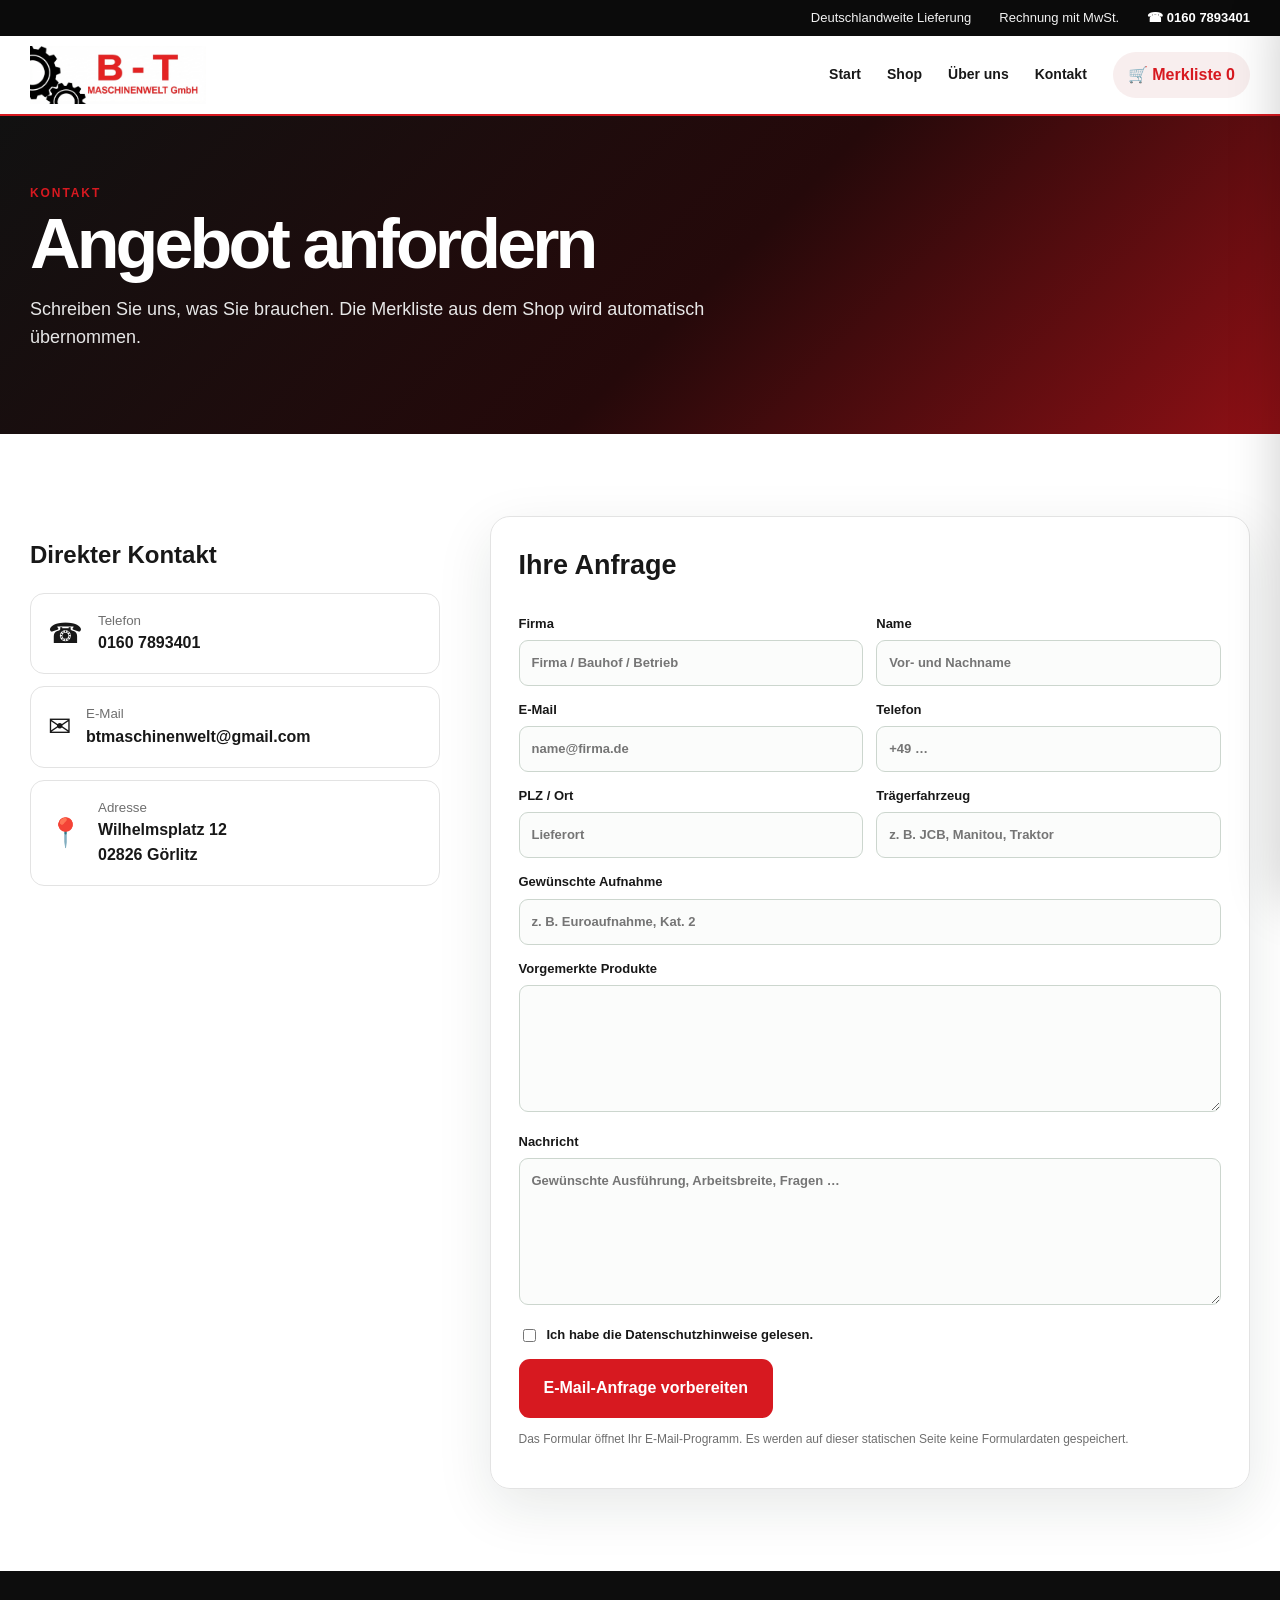
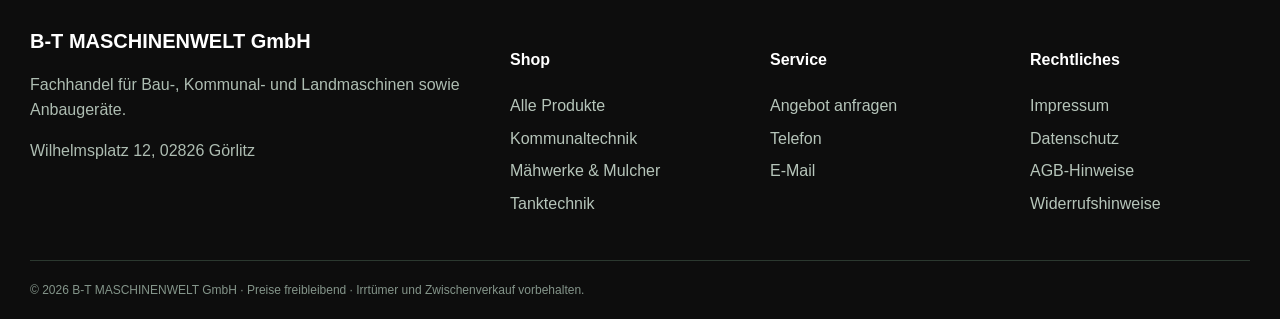
<file: kontakt.html>
<!doctype html>
<html lang="de">
<head>
<meta charset="utf-8">
<meta name="viewport" content="width=device-width,initial-scale=1">
<title>Kontakt | B-T Maschinenwelt</title>
<meta name="description" content="B-T Maschinenwelt – Bau-, Kommunal- und Landtechnik.">
<meta name="theme-color" content="#0c6b33">
<link rel="stylesheet" href="styles.css">
</head>
<body>

<header class="site-header">
  <div class="top-strip">
    <div class="wrap top-strip-inner">
      <span>Deutschlandweite Lieferung</span>
      <span class="desktop-only">Rechnung mit MwSt.</span>
      <a href="tel:+491607893401">☎ 0160 7893401</a>
    </div>
  </div>
  <div class="wrap main-nav">
    <a class="logo logo-image-wrap" href="index.html" aria-label="B-T Maschinenwelt Startseite">
      <img class="brand-logo-img" src="assets/bt-logo-red-black.png" alt="B-T Maschinenwelt GmbH">
    </a>
    <button class="menu-toggle" aria-label="Menü öffnen" onclick="BT.toggleMenu()">☰</button>
    <nav id="mainMenu">
      <a href="index.html">Start</a>
      <a href="shop.html">Shop</a>
      <a href="ueber-uns.html">Über uns</a>
      <a href="kontakt.html">Kontakt</a>
      <button class="cart-link" onclick="BT.openCart()">🛒 Merkliste <span id="cartCount">0</span></button>
    </nav>
  </div>
</header>

<main>
<section class="page-hero compact"><div class="wrap"><span class="kicker">Kontakt</span><h1>Angebot anfordern</h1><p>Schreiben Sie uns, was Sie brauchen. Die Merkliste aus dem Shop wird automatisch übernommen.</p></div></section>
<section class="section" id="anfrage"><div class="wrap contact-layout">
  <div>
    <h2>Direkter Kontakt</h2>
    <div class="contact-cards">
      <a href="tel:+491607893401"><span>☎</span><div><small>Telefon</small><b>0160 7893401</b></div></a>
      <a href="mailto:btmaschinenwelt@gmail.com"><span>✉</span><div><small>E-Mail</small><b>btmaschinenwelt@gmail.com</b></div></a>
      <div><span>📍</span><div><small>Adresse</small><b>Wilhelmsplatz 12<br>02826 Görlitz</b></div></div>
    </div>
  </div>
  <form class="quote-form" id="quoteForm" onsubmit="BT.prepareMail(event)">
    <h3>Ihre Anfrage</h3>
    <div class="form-row"><label>Firma<input name="company" placeholder="Firma / Bauhof / Betrieb"></label><label>Name<input name="name" required placeholder="Vor- und Nachname"></label></div>
    <div class="form-row"><label>E-Mail<input type="email" name="email" required placeholder="name@firma.de"></label><label>Telefon<input name="phone" placeholder="+49 …"></label></div>
    <div class="form-row"><label>PLZ / Ort<input name="location" placeholder="Lieferort"></label><label>Trägerfahrzeug<input name="carrier" placeholder="z. B. JCB, Manitou, Traktor"></label></div>
    <label>Gewünschte Aufnahme<input name="mount" placeholder="z. B. Euroaufnahme, Kat. 2"></label>
    <label>Vorgemerkte Produkte<textarea id="selectedProducts" name="products" rows="5" readonly></textarea></label>
    <label>Nachricht<textarea name="message" rows="6" placeholder="Gewünschte Ausführung, Arbeitsbreite, Fragen …"></textarea></label>
    <label class="checkbox"><input type="checkbox" required> <span>Ich habe die <a href="datenschutz.html">Datenschutzhinweise</a> gelesen.</span></label>
    <button class="btn primary large" type="submit">E-Mail-Anfrage vorbereiten</button>
    <p class="form-note">Das Formular öffnet Ihr E-Mail-Programm. Es werden auf dieser statischen Seite keine Formulardaten gespeichert.</p>
  </form>
</div></section>
</main>

<footer class="site-footer">
  <div class="wrap footer-grid">
    <div>
      <div class="footer-brand">B-T MASCHINENWELT GmbH</div>
      <p>Fachhandel für Bau-, Kommunal- und Landmaschinen sowie Anbaugeräte.</p>
      <p>Wilhelmsplatz 12, 02826 Görlitz</p>
    </div>
    <div>
      <h4>Shop</h4>
      <a href="shop.html">Alle Produkte</a>
      <a href="shop.html?cat=Kommunaltechnik">Kommunaltechnik</a>
      <a href="shop.html?cat=Mähwerke%20%26%20Mulcher">Mähwerke & Mulcher</a>
      <a href="shop.html?cat=Tanktechnik">Tanktechnik</a>
    </div>
    <div>
      <h4>Service</h4>
      <a href="kontakt.html">Angebot anfragen</a>
      <a href="tel:+491607893401">Telefon</a>
      <a href="mailto:btmaschinenwelt@gmail.com">E-Mail</a>
    </div>
    <div>
      <h4>Rechtliches</h4>
      <a href="impressum.html">Impressum</a>
      <a href="datenschutz.html">Datenschutz</a>
      <a href="agb.html">AGB-Hinweise</a>
      <a href="widerruf.html">Widerrufshinweise</a>
    </div>
  </div>
  <div class="wrap footer-bottom">© 2026 B-T MASCHINENWELT GmbH · Preise freibleibend · Irrtümer und Zwischenverkauf vorbehalten.</div>
</footer>

<div class="cart-drawer" id="cartDrawer" aria-hidden="true">
  <div class="cart-head"><h3>Merkliste / Anfrage</h3><button onclick="BT.closeCart()" aria-label="Schließen">×</button></div>
  <div class="cart-body" id="cartItems"></div>
  <div class="cart-footer">
    <div class="cart-total"><span>Preisübersicht</span><b id="cartTotal">0,00 €</b></div>
    <a class="btn primary full" href="kontakt.html#anfrage" onclick="BT.closeCart()">Anfrage senden</a>
    <button class="btn ghost full" onclick="BT.clearCart()">Liste leeren</button>
  </div>
</div>
<div class="backdrop" id="backdrop" onclick="BT.closeCart()"></div>

<script src="products.js"></script>
<script src="app.js"></script>
</body></html>
</file>
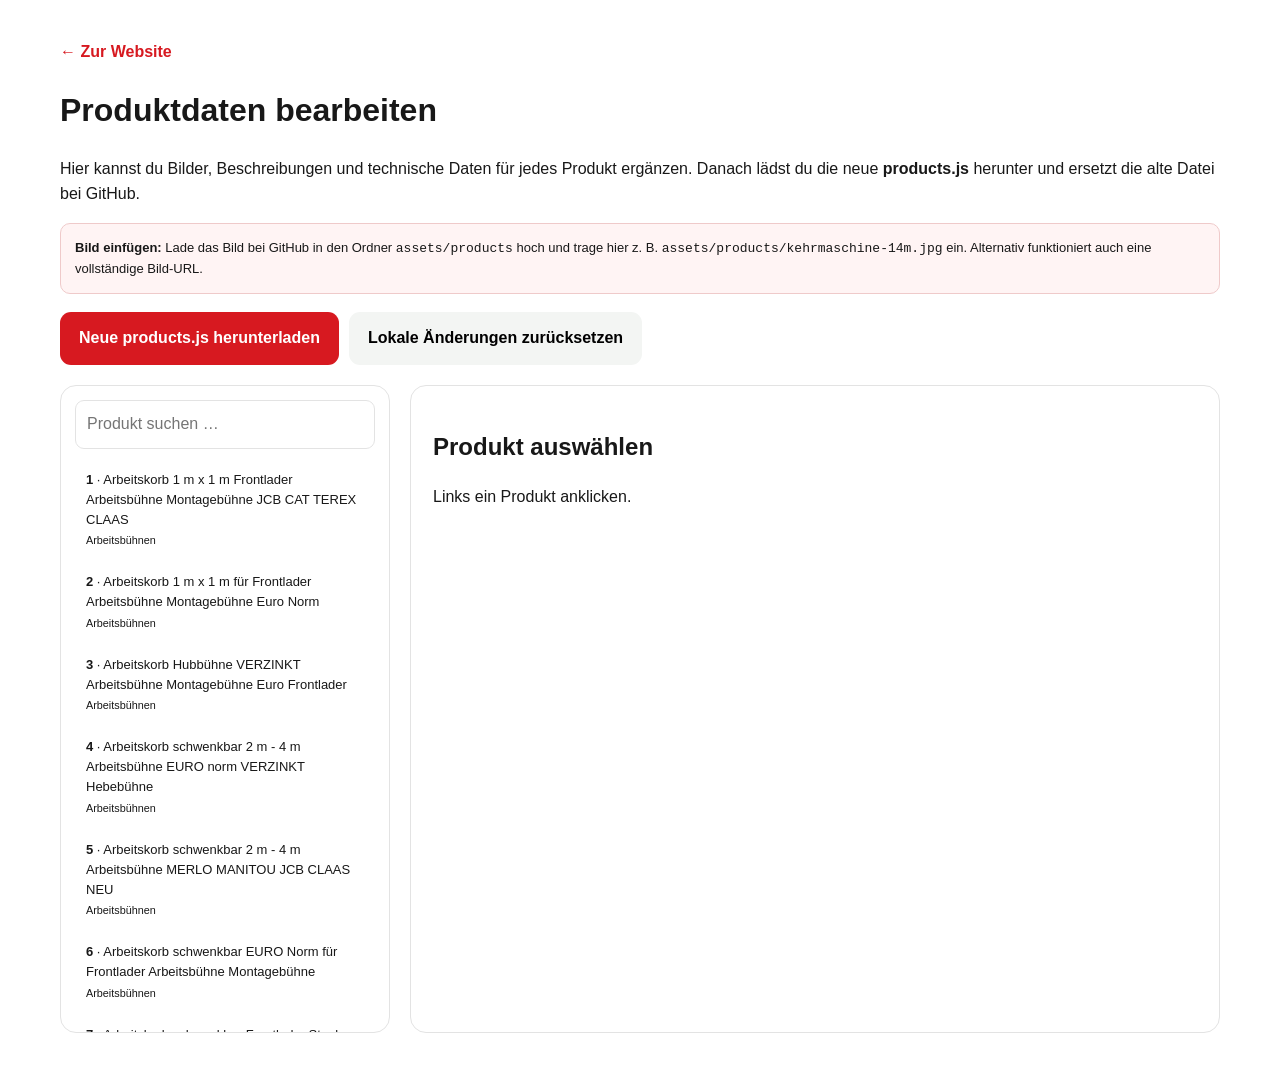
<file: produkt-editor.html>
<!doctype html>
<html lang="de">
<head>
<meta charset="utf-8"><meta name="viewport" content="width=device-width,initial-scale=1">
<title>Produktdaten bearbeiten | B-T Maschinenwelt</title>
<link rel="stylesheet" href="styles.css">
</head>
<body>
<div class="editor-shell">
  <a href="index.html" class="text-link">← Zur Website</a>
  <h1>Produktdaten bearbeiten</h1>
  <p>Hier kannst du Bilder, Beschreibungen und technische Daten für jedes Produkt ergänzen. Danach lädst du die neue <b>products.js</b> herunter und ersetzt die alte Datei bei GitHub.</p>
  <div class="editor-help"><b>Bild einfügen:</b> Lade das Bild bei GitHub in den Ordner <code>assets/products</code> hoch und trage hier z. B. <code>assets/products/kehrmaschine-14m.jpg</code> ein. Alternativ funktioniert auch eine vollständige Bild-URL.</div>
  <div class="editor-actions" style="margin-bottom:20px">
    <button class="btn primary" onclick="downloadProducts()">Neue products.js herunterladen</button>
    <button class="btn ghost" onclick="resetEdits()">Lokale Änderungen zurücksetzen</button>
  </div>
  <div class="editor-grid">
    <div class="editor-list"><input id="editorSearch" placeholder="Produkt suchen …" oninput="renderList()"><div id="editorList"></div></div>
    <div class="editor-form">
      <div id="emptyState"><h2>Produkt auswählen</h2><p>Links ein Produkt anklicken.</p></div>
      <form id="editForm" style="display:none" onsubmit="saveCurrent(event)">
        <input type="hidden" id="id">
        <label>Produktname<input id="name"></label>
        <label>Kategorie<input id="category"></label>
        <div class="row"><label>Preis von (€)<input id="priceMin" type="number" step="0.01"></label><label>Preis bis (€)<input id="priceMax" type="number" step="0.01"></label></div>
        <label>Bildpfad oder Bild-URL<input id="image" placeholder="assets/products/mein-produkt.jpg" oninput="updatePreview()"></label>
        <div class="preview-image" id="imagePreview"><span>Noch kein Bild</span></div>
        <label>Kurzbeschreibung<textarea id="description" rows="4" placeholder="Kurze Verkaufsbeschreibung"></textarea></label>
        <label>Technische Daten / ausführliche Beschreibung<textarea id="technicalDetails" rows="10" placeholder="Arbeitsbreite: ...&#10;Gewicht: ...&#10;Aufnahme: ...&#10;Hydraulik: ..."></textarea></label>
        <label><input id="active" type="checkbox" style="width:auto;margin-right:7px"> Produkt im Shop anzeigen</label>
        <div class="editor-actions"><button class="btn primary" type="submit">Änderung speichern</button></div>
      </form>
    </div>
  </div>
</div>
<script src="products.js"></script>
<script>
const STORE='bt_product_edits_v1';
let original=window.BT_PRODUCTS||[];
let edits=JSON.parse(localStorage.getItem(STORE)||'{}');
let currentId=null;
function mergedProducts(){return original.map(p=>Object.assign({},p,edits[p.id]||{}));}
function renderList(){
  const q=(document.getElementById('editorSearch').value||'').toLowerCase(), box=document.getElementById('editorList');
  const list=mergedProducts().filter(p=>(p.name+' '+p.category).toLowerCase().includes(q));
  box.innerHTML=list.map(p=>`<div class="editor-item ${p.id===currentId?'active':''}" onclick="selectProduct(${p.id})"><b>${p.id}</b> · ${escapeHtml(p.name)}<br><small>${escapeHtml(p.category)}</small></div>`).join('');
}
function selectProduct(id){
  currentId=id; const p=mergedProducts().find(x=>x.id===id); if(!p)return;
  document.getElementById('emptyState').style.display='none'; document.getElementById('editForm').style.display='block';
  ['id','name','category','image','description','technicalDetails'].forEach(k=>document.getElementById(k).value=p[k]??'');
  document.getElementById('priceMin').value=p.priceMin??''; document.getElementById('priceMax').value=p.priceMax??'';
  document.getElementById('active').checked=p.active!==false; updatePreview(); renderList();
}
function saveCurrent(e){
  e.preventDefault(); if(currentId==null)return;
  edits[currentId]={name:document.getElementById('name').value,category:document.getElementById('category').value,image:document.getElementById('image').value.trim(),description:document.getElementById('description').value,technicalDetails:document.getElementById('technicalDetails').value,priceMin:numOrNull(document.getElementById('priceMin').value),priceMax:numOrNull(document.getElementById('priceMax').value),active:document.getElementById('active').checked};
  localStorage.setItem(STORE,JSON.stringify(edits)); alert('Gespeichert. Danach neue products.js herunterladen und bei GitHub ersetzen.'); renderList();
}
function numOrNull(v){return v===''?null:Number(v)}
function updatePreview(){
  const url=document.getElementById('image').value.trim(), box=document.getElementById('imagePreview');
  box.innerHTML=url?`<img src="${escapeAttr(url)}" onerror="this.parentNode.innerHTML='<span>Bild konnte nicht geladen werden</span>'">`:'<span>Noch kein Bild</span>';
}
function downloadProducts(){
  const content='window.BT_PRODUCTS = '+JSON.stringify(mergedProducts(),null,2)+';\n';
  const blob=new Blob([content],{type:'text/javascript;charset=utf-8'}), a=document.createElement('a');
  a.href=URL.createObjectURL(blob); a.download='products.js'; a.click(); URL.revokeObjectURL(a.href);
}
function resetEdits(){if(confirm('Alle lokal gespeicherten Produktänderungen löschen?')){localStorage.removeItem(STORE);location.reload();}}
function escapeHtml(s){return String(s).replace(/[&<>"']/g,m=>({'&':'&amp;','<':'&lt;','>':'&gt;','"':'&quot;',"'":'&#039;'}[m]))}
function escapeAttr(s){return escapeHtml(s)}
renderList();
</script>
</body></html>
</file>
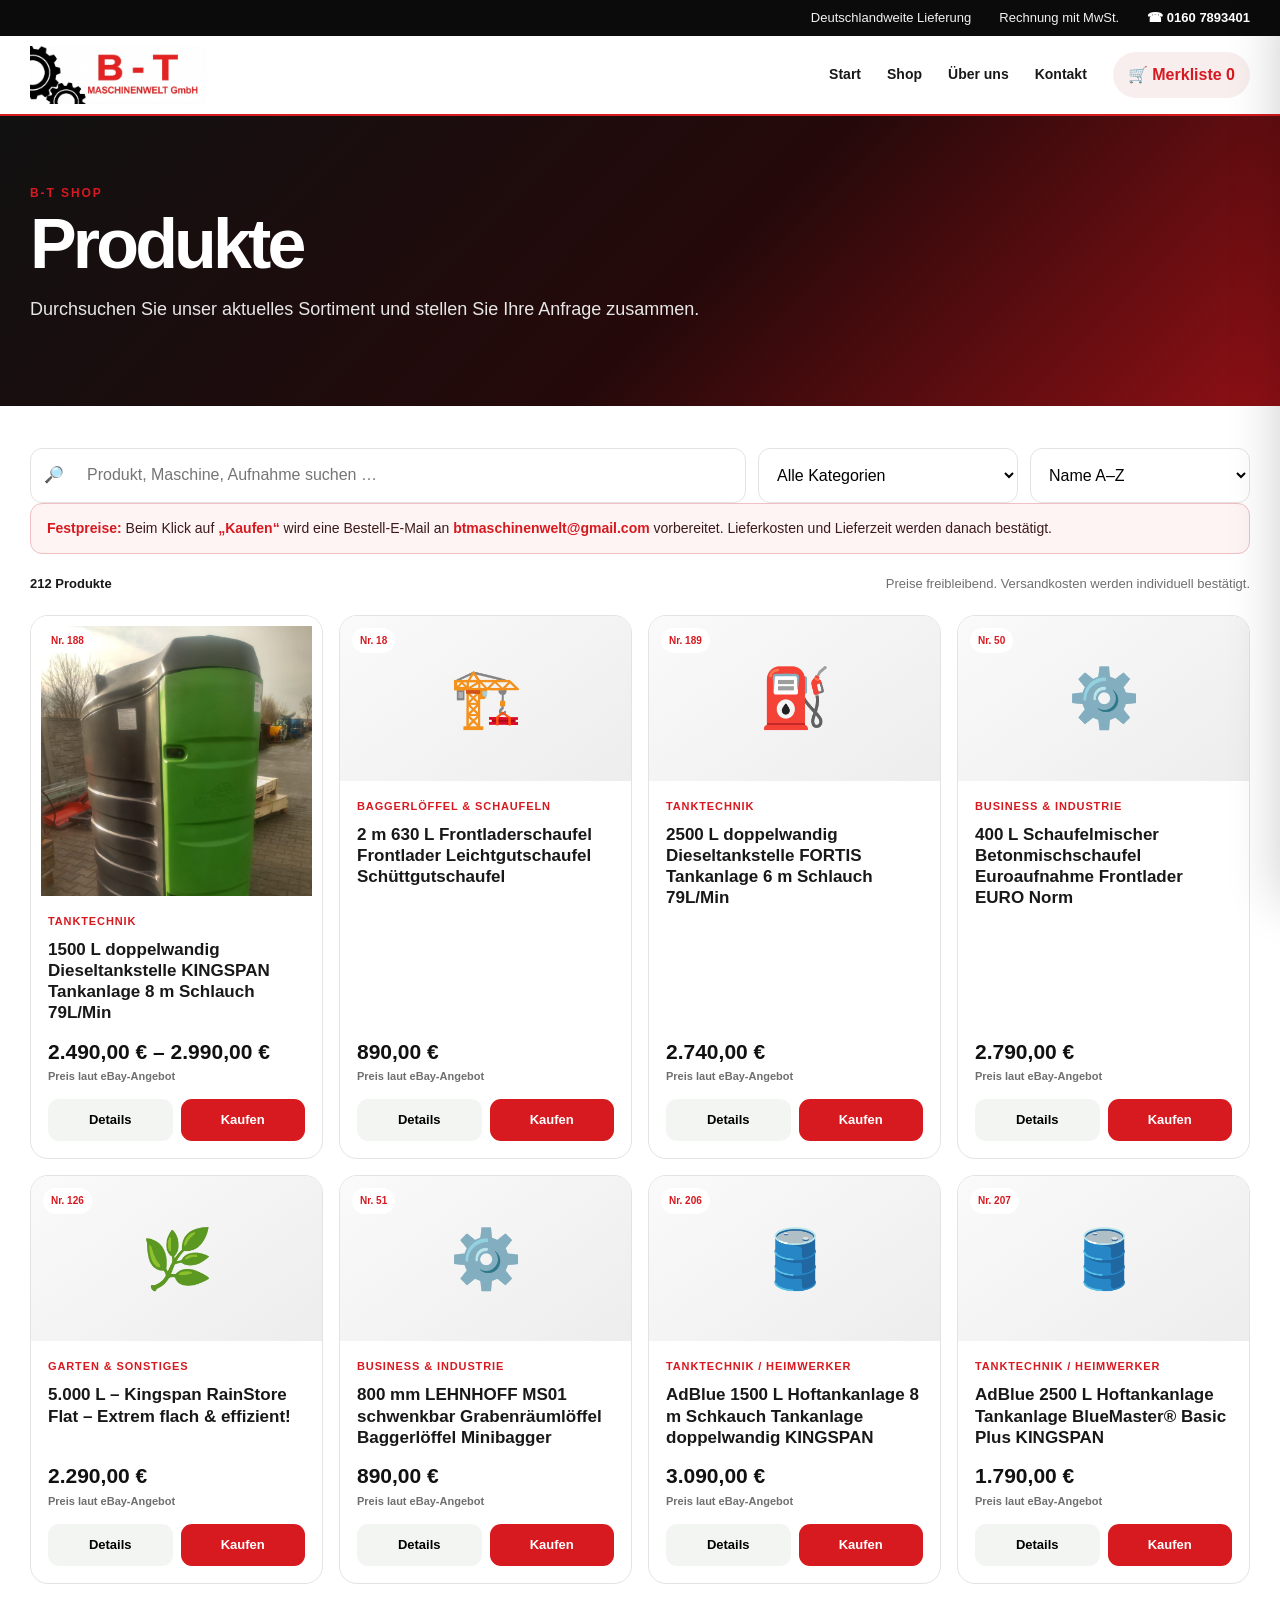
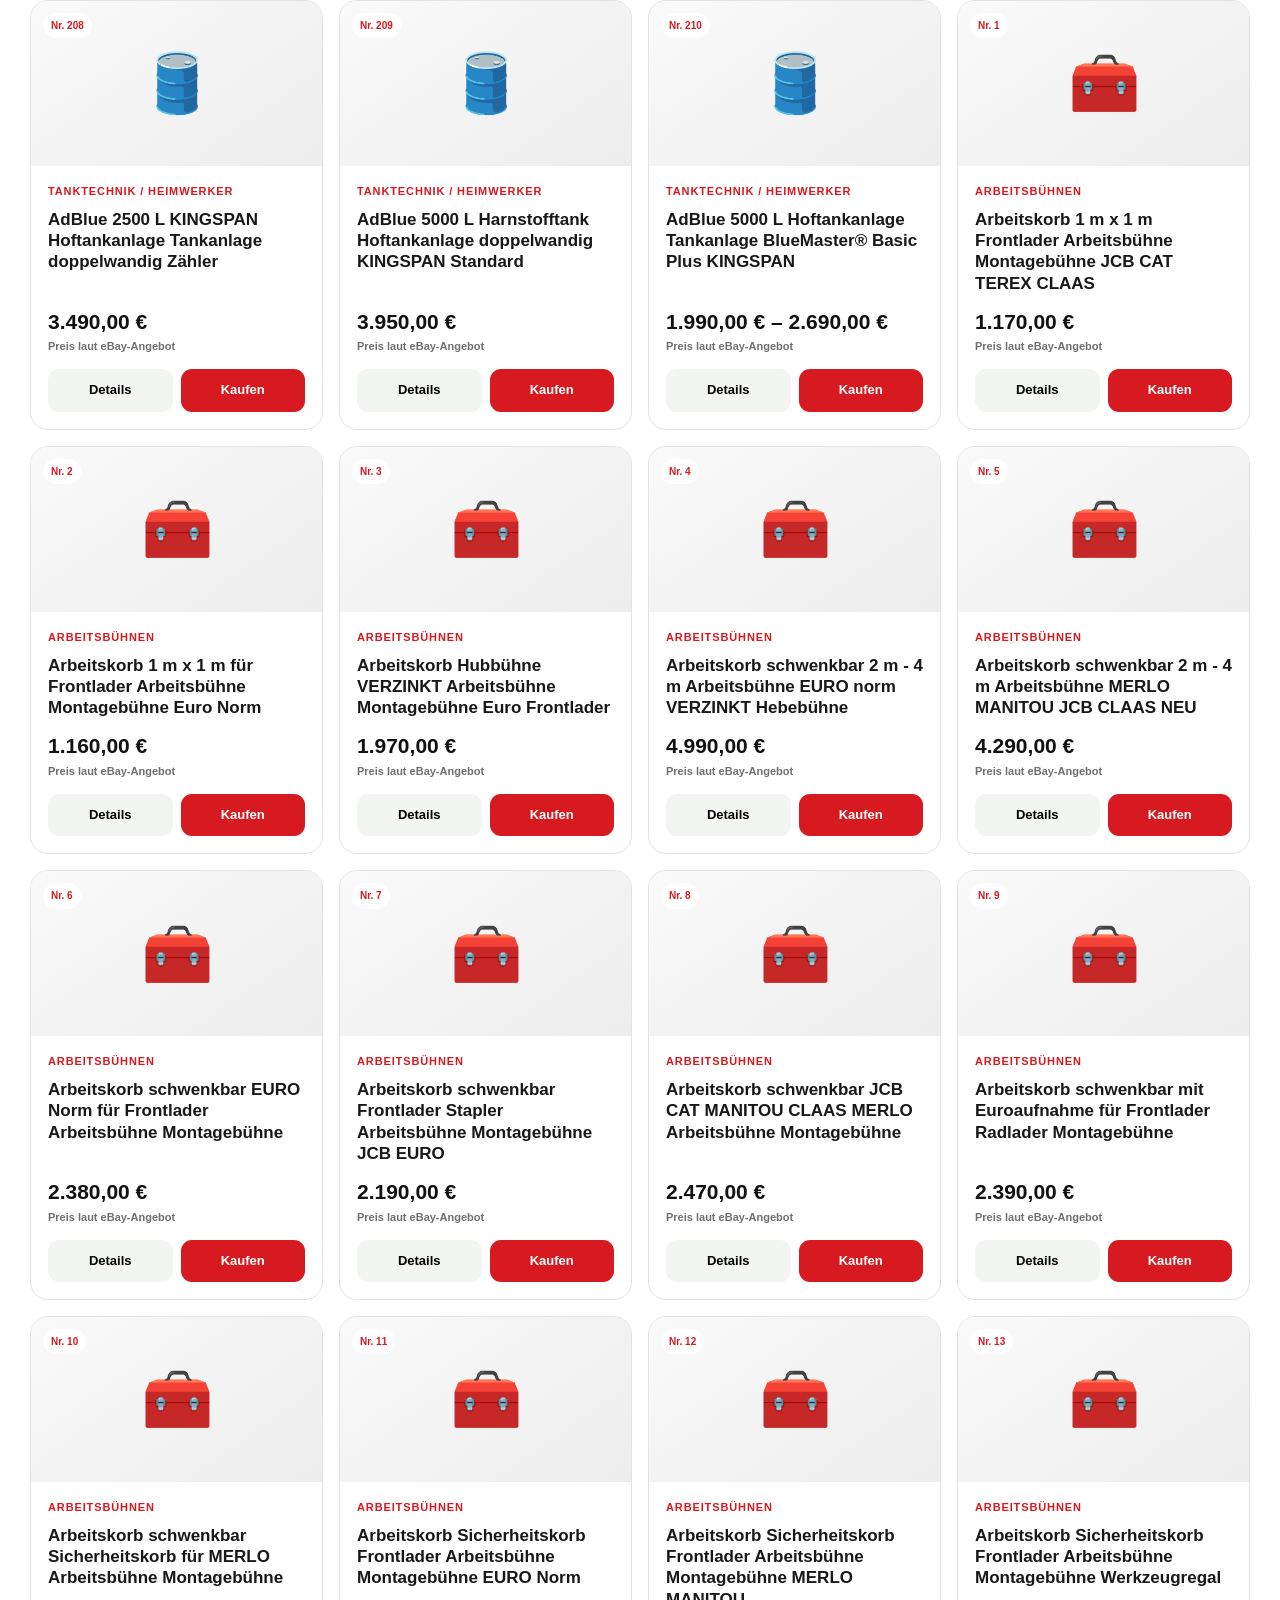
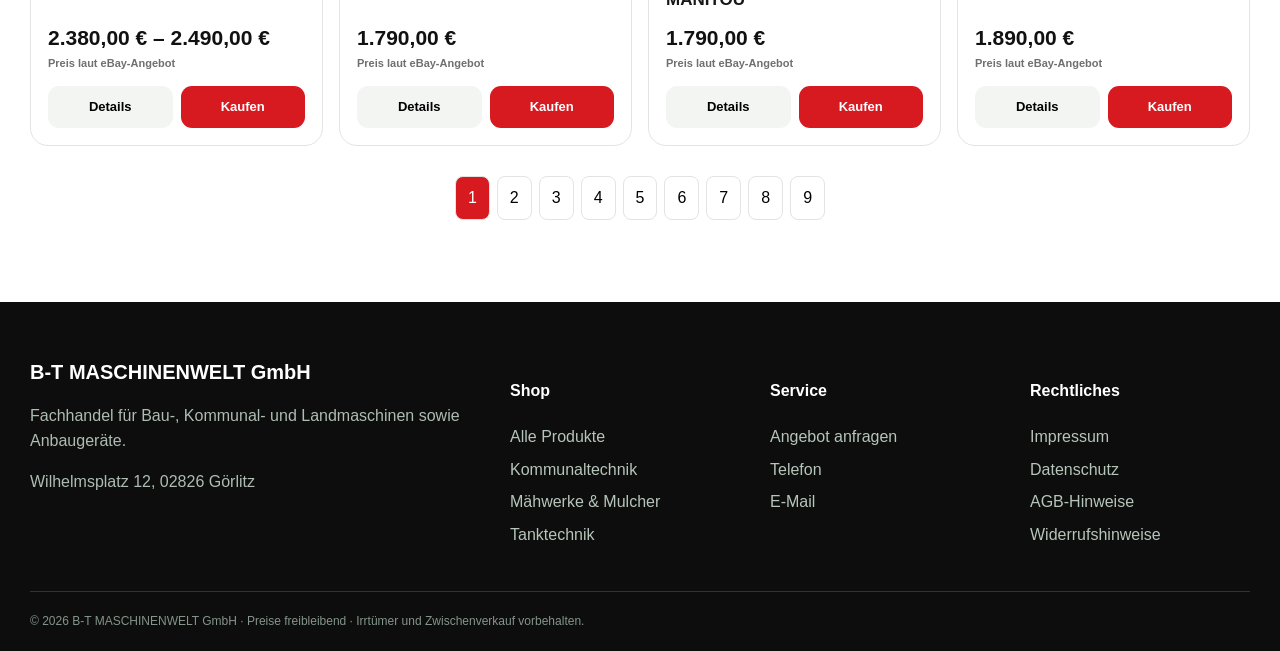
<file: shop.html>
<!doctype html>
<html lang="de">
<head>
<meta charset="utf-8">
<meta name="viewport" content="width=device-width,initial-scale=1">
<title>Shop | B-T Maschinenwelt</title>
<meta name="description" content="Über 200 Maschinen und Anbaugeräte im B-T Maschinenwelt Shop.">
<meta name="theme-color" content="#0c6b33">
<link rel="stylesheet" href="styles.css">
</head>
<body>

<header class="site-header">
  <div class="top-strip">
    <div class="wrap top-strip-inner">
      <span>Deutschlandweite Lieferung</span>
      <span class="desktop-only">Rechnung mit MwSt.</span>
      <a href="tel:+491607893401">☎ 0160 7893401</a>
    </div>
  </div>
  <div class="wrap main-nav">
    <a class="logo logo-image-wrap" href="index.html" aria-label="B-T Maschinenwelt Startseite">
      <img class="brand-logo-img" src="assets/bt-logo-red-black.png" alt="B-T Maschinenwelt GmbH">
    </a>
    <button class="menu-toggle" aria-label="Menü öffnen" onclick="BT.toggleMenu()">☰</button>
    <nav id="mainMenu">
      <a href="index.html">Start</a>
      <a href="shop.html">Shop</a>
      <a href="ueber-uns.html">Über uns</a>
      <a href="kontakt.html">Kontakt</a>
      <button class="cart-link" onclick="BT.openCart()">🛒 Merkliste <span id="cartCount">0</span></button>
    </nav>
  </div>
</header>

<main>
<section class="page-hero compact">
  <div class="wrap"><span class="kicker">B-T Shop</span><h1>Produkte</h1><p>Durchsuchen Sie unser aktuelles Sortiment und stellen Sie Ihre Anfrage zusammen.</p></div>
</section>
<section class="section shop-section">
  <div class="wrap">
    <div class="shop-tools">
      <label class="search-box">🔎 <input id="searchInput" type="search" placeholder="Produkt, Maschine, Aufnahme suchen …"></label>
      <select id="categoryFilter" aria-label="Kategorie"><option value="">Alle Kategorien</option></select>
      <select id="sortSelect" aria-label="Sortierung">
        <option value="name">Name A–Z</option>
        <option value="priceAsc">Preis aufsteigend</option>
        <option value="priceDesc">Preis absteigend</option>
      </select>
    </div>
    <div class="purchase-notice"><b>Festpreise:</b> Beim Klick auf <b>„Kaufen“</b> wird eine Bestell-E-Mail an <b>btmaschinenwelt@gmail.com</b> vorbereitet. Lieferkosten und Lieferzeit werden danach bestätigt.</div>
    <div class="shop-meta"><b id="resultCount">0 Produkte</b><span>Preise freibleibend. Versandkosten werden individuell bestätigt.</span></div>
    <div id="shopGrid" class="product-grid"></div>
    <div id="pagination" class="pagination"></div>
  </div>
</section>
<div class="modal" id="productModal" aria-hidden="true">
  <div class="modal-card">
    <button class="modal-close" onclick="BT.closeProduct()" aria-label="Schließen">×</button>
    <div id="modalContent"></div>
  </div>
</div>
</main>

<footer class="site-footer">
  <div class="wrap footer-grid">
    <div>
      <div class="footer-brand">B-T MASCHINENWELT GmbH</div>
      <p>Fachhandel für Bau-, Kommunal- und Landmaschinen sowie Anbaugeräte.</p>
      <p>Wilhelmsplatz 12, 02826 Görlitz</p>
    </div>
    <div>
      <h4>Shop</h4>
      <a href="shop.html">Alle Produkte</a>
      <a href="shop.html?cat=Kommunaltechnik">Kommunaltechnik</a>
      <a href="shop.html?cat=Mähwerke%20%26%20Mulcher">Mähwerke & Mulcher</a>
      <a href="shop.html?cat=Tanktechnik">Tanktechnik</a>
    </div>
    <div>
      <h4>Service</h4>
      <a href="kontakt.html">Angebot anfragen</a>
      <a href="tel:+491607893401">Telefon</a>
      <a href="mailto:btmaschinenwelt@gmail.com">E-Mail</a>
    </div>
    <div>
      <h4>Rechtliches</h4>
      <a href="impressum.html">Impressum</a>
      <a href="datenschutz.html">Datenschutz</a>
      <a href="agb.html">AGB-Hinweise</a>
      <a href="widerruf.html">Widerrufshinweise</a>
    </div>
  </div>
  <div class="wrap footer-bottom">© 2026 B-T MASCHINENWELT GmbH · Preise freibleibend · Irrtümer und Zwischenverkauf vorbehalten.</div>
</footer>

<div class="cart-drawer" id="cartDrawer" aria-hidden="true">
  <div class="cart-head"><h3>Merkliste / Anfrage</h3><button onclick="BT.closeCart()" aria-label="Schließen">×</button></div>
  <div class="cart-body" id="cartItems"></div>
  <div class="cart-footer">
    <div class="cart-total"><span>Preisübersicht</span><b id="cartTotal">0,00 €</b></div>
    <a class="btn primary full" href="kontakt.html#anfrage" onclick="BT.closeCart()">Anfrage senden</a>
    <button class="btn ghost full" onclick="BT.clearCart()">Liste leeren</button>
  </div>
</div>
<div class="backdrop" id="backdrop" onclick="BT.closeCart()"></div>

<script src="products.js"></script>
<script src="app.js"></script>
</body></html>
</file>
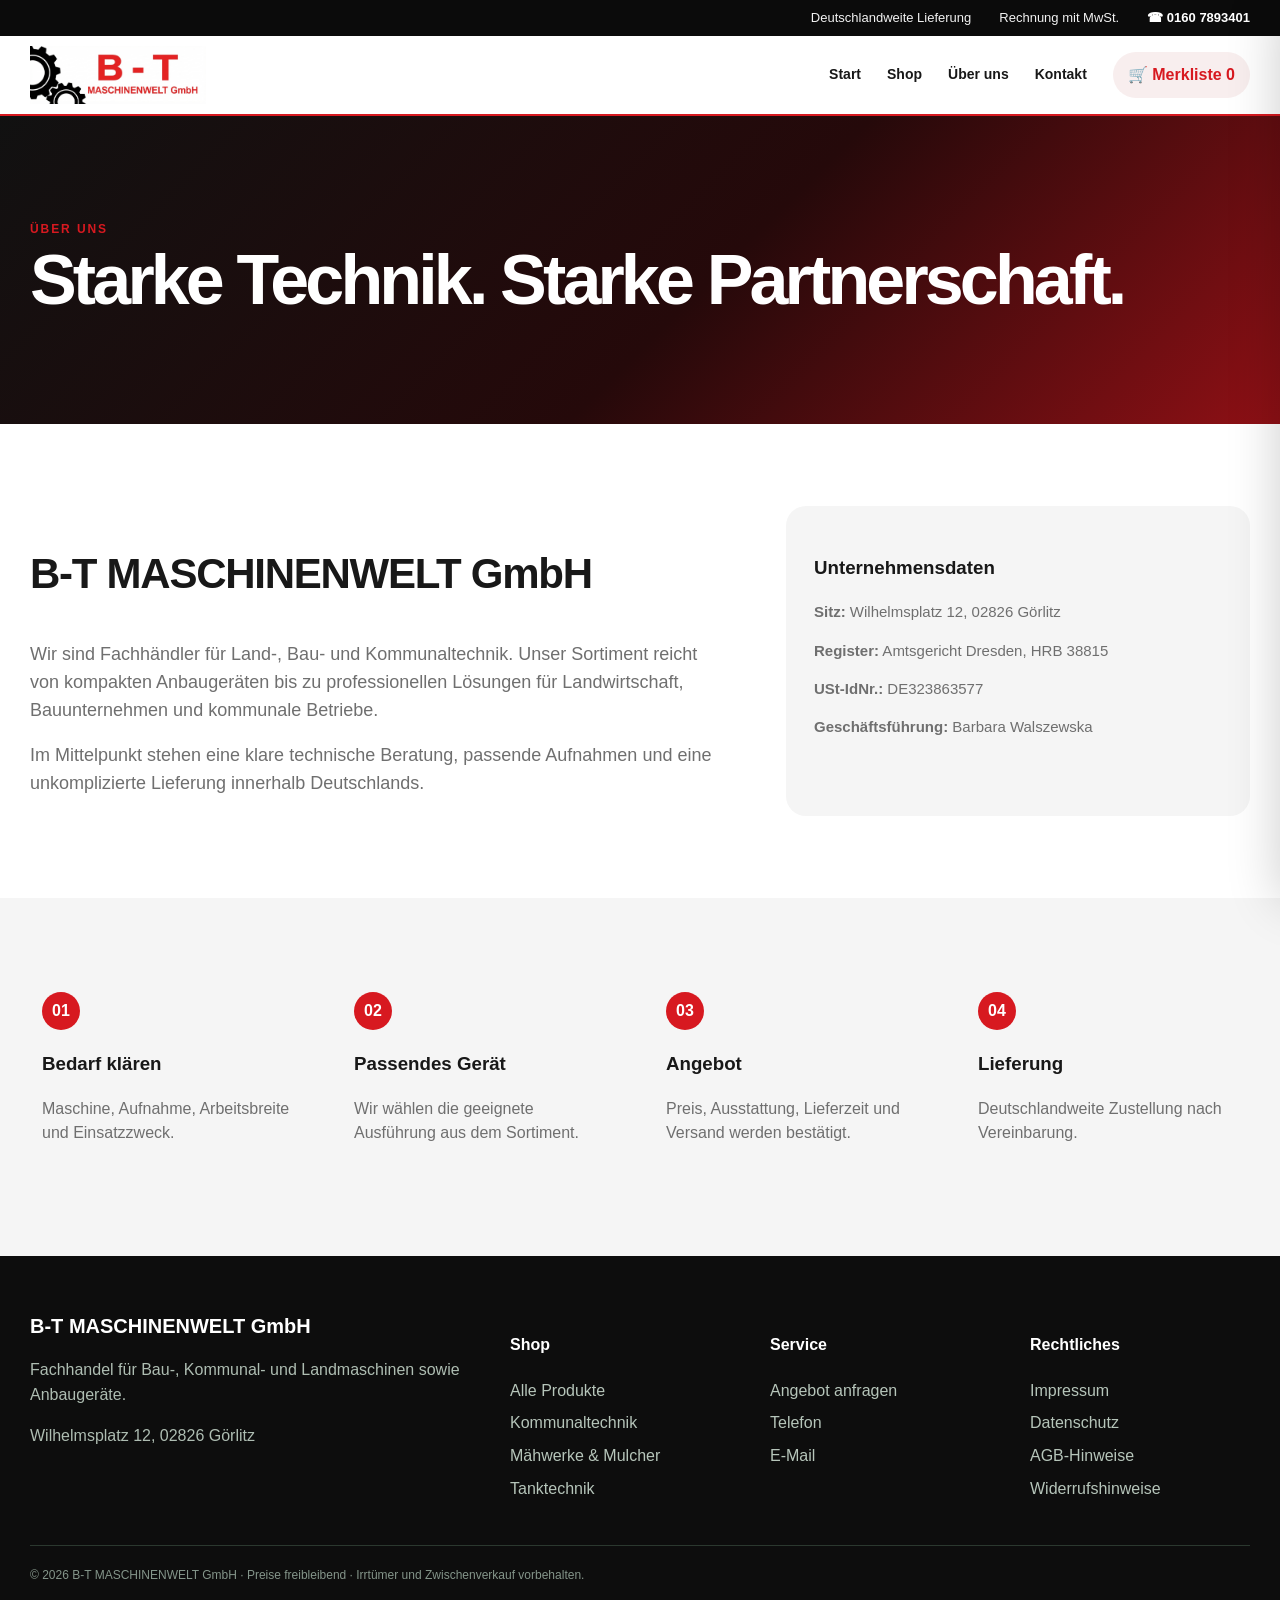
<file: ueber-uns.html>
<!doctype html>
<html lang="de">
<head>
<meta charset="utf-8">
<meta name="viewport" content="width=device-width,initial-scale=1">
<title>Über uns | B-T Maschinenwelt</title>
<meta name="description" content="B-T Maschinenwelt – Bau-, Kommunal- und Landtechnik.">
<meta name="theme-color" content="#0c6b33">
<link rel="stylesheet" href="styles.css">
</head>
<body>

<header class="site-header">
  <div class="top-strip">
    <div class="wrap top-strip-inner">
      <span>Deutschlandweite Lieferung</span>
      <span class="desktop-only">Rechnung mit MwSt.</span>
      <a href="tel:+491607893401">☎ 0160 7893401</a>
    </div>
  </div>
  <div class="wrap main-nav">
    <a class="logo logo-image-wrap" href="index.html" aria-label="B-T Maschinenwelt Startseite">
      <img class="brand-logo-img" src="assets/bt-logo-red-black.png" alt="B-T Maschinenwelt GmbH">
    </a>
    <button class="menu-toggle" aria-label="Menü öffnen" onclick="BT.toggleMenu()">☰</button>
    <nav id="mainMenu">
      <a href="index.html">Start</a>
      <a href="shop.html">Shop</a>
      <a href="ueber-uns.html">Über uns</a>
      <a href="kontakt.html">Kontakt</a>
      <button class="cart-link" onclick="BT.openCart()">🛒 Merkliste <span id="cartCount">0</span></button>
    </nav>
  </div>
</header>

<main>
<section class="page-hero"><div class="wrap"><span class="kicker">Über uns</span><h1>Starke Technik. Starke Partnerschaft.</h1></div></section>
<section class="section"><div class="wrap prose-grid">
  <div><h2>B-T MASCHINENWELT GmbH</h2><p>Wir sind Fachhändler für Land-, Bau- und Kommunaltechnik. Unser Sortiment reicht von kompakten Anbaugeräten bis zu professionellen Lösungen für Landwirtschaft, Bauunternehmen und kommunale Betriebe.</p>
  <p>Im Mittelpunkt stehen eine klare technische Beratung, passende Aufnahmen und eine unkomplizierte Lieferung innerhalb Deutschlands.</p></div>
  <div class="info-card"><h3>Unternehmensdaten</h3><p><b>Sitz:</b> Wilhelmsplatz 12, 02826 Görlitz</p><p><b>Register:</b> Amtsgericht Dresden, HRB 38815</p><p><b>USt-IdNr.:</b> DE323863577</p><p><b>Geschäftsführung:</b> Barbara Walszewska</p></div>
</div></section>
<section class="section soft"><div class="wrap benefits light-benefits">
  <div><span>01</span><h3>Bedarf klären</h3><p>Maschine, Aufnahme, Arbeitsbreite und Einsatzzweck.</p></div>
  <div><span>02</span><h3>Passendes Gerät</h3><p>Wir wählen die geeignete Ausführung aus dem Sortiment.</p></div>
  <div><span>03</span><h3>Angebot</h3><p>Preis, Ausstattung, Lieferzeit und Versand werden bestätigt.</p></div>
  <div><span>04</span><h3>Lieferung</h3><p>Deutschlandweite Zustellung nach Vereinbarung.</p></div>
</div></section>
</main>

<footer class="site-footer">
  <div class="wrap footer-grid">
    <div>
      <div class="footer-brand">B-T MASCHINENWELT GmbH</div>
      <p>Fachhandel für Bau-, Kommunal- und Landmaschinen sowie Anbaugeräte.</p>
      <p>Wilhelmsplatz 12, 02826 Görlitz</p>
    </div>
    <div>
      <h4>Shop</h4>
      <a href="shop.html">Alle Produkte</a>
      <a href="shop.html?cat=Kommunaltechnik">Kommunaltechnik</a>
      <a href="shop.html?cat=Mähwerke%20%26%20Mulcher">Mähwerke & Mulcher</a>
      <a href="shop.html?cat=Tanktechnik">Tanktechnik</a>
    </div>
    <div>
      <h4>Service</h4>
      <a href="kontakt.html">Angebot anfragen</a>
      <a href="tel:+491607893401">Telefon</a>
      <a href="mailto:btmaschinenwelt@gmail.com">E-Mail</a>
    </div>
    <div>
      <h4>Rechtliches</h4>
      <a href="impressum.html">Impressum</a>
      <a href="datenschutz.html">Datenschutz</a>
      <a href="agb.html">AGB-Hinweise</a>
      <a href="widerruf.html">Widerrufshinweise</a>
    </div>
  </div>
  <div class="wrap footer-bottom">© 2026 B-T MASCHINENWELT GmbH · Preise freibleibend · Irrtümer und Zwischenverkauf vorbehalten.</div>
</footer>

<div class="cart-drawer" id="cartDrawer" aria-hidden="true">
  <div class="cart-head"><h3>Merkliste / Anfrage</h3><button onclick="BT.closeCart()" aria-label="Schließen">×</button></div>
  <div class="cart-body" id="cartItems"></div>
  <div class="cart-footer">
    <div class="cart-total"><span>Preisübersicht</span><b id="cartTotal">0,00 €</b></div>
    <a class="btn primary full" href="kontakt.html#anfrage" onclick="BT.closeCart()">Anfrage senden</a>
    <button class="btn ghost full" onclick="BT.clearCart()">Liste leeren</button>
  </div>
</div>
<div class="backdrop" id="backdrop" onclick="BT.closeCart()"></div>

<script src="products.js"></script>
<script src="app.js"></script>
</body></html>
</file>
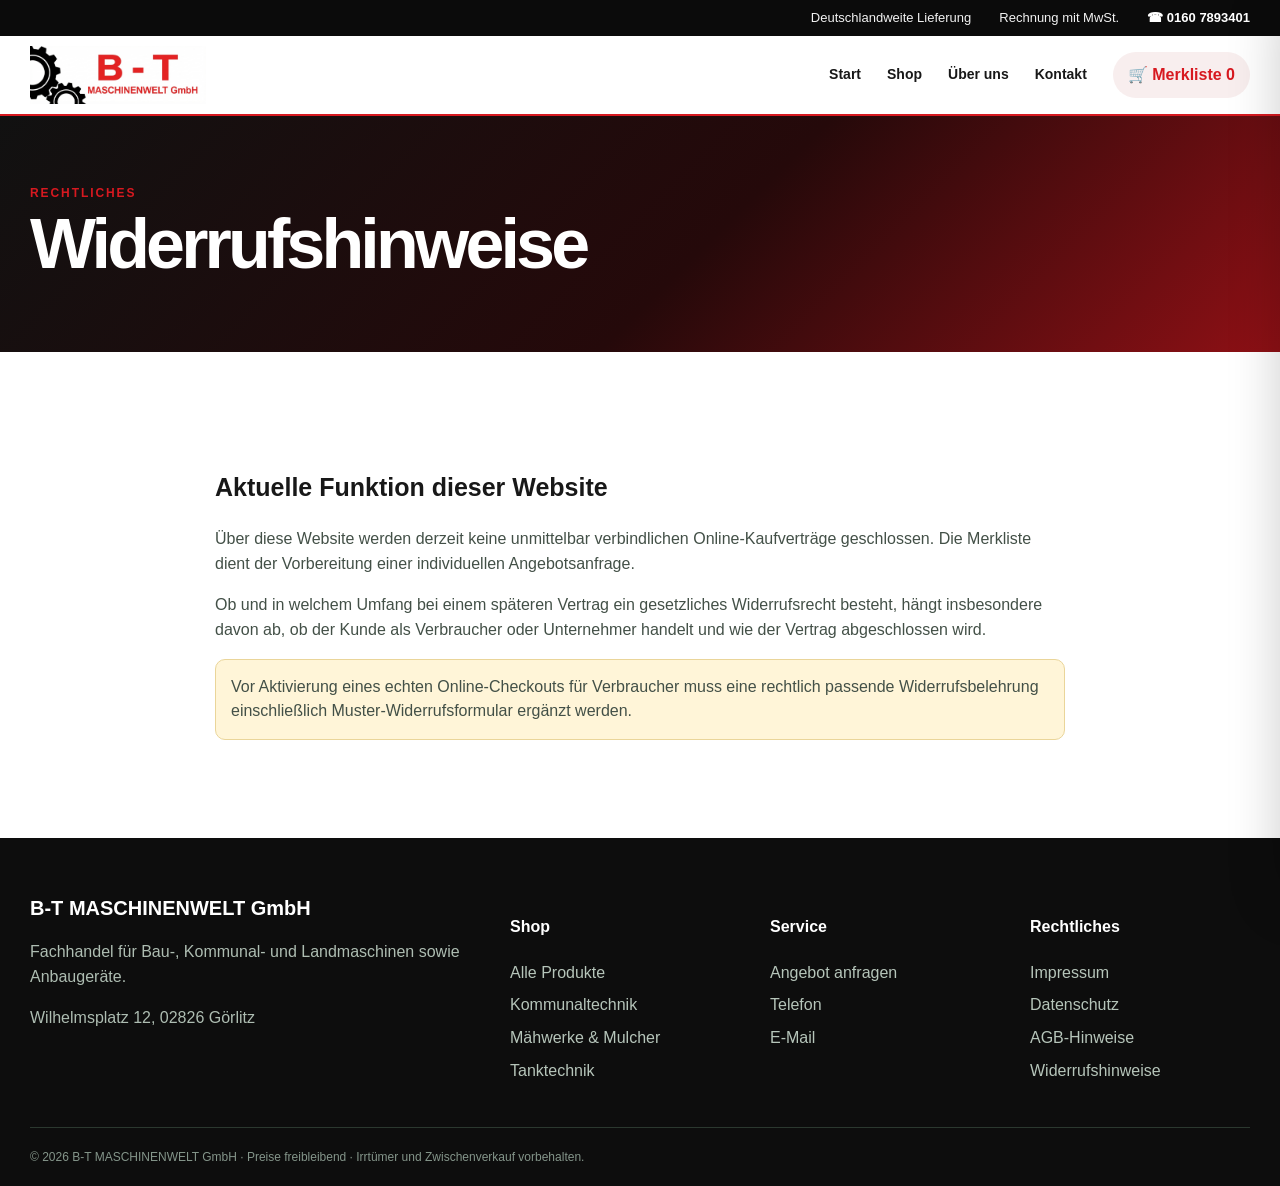
<file: widerruf.html>
<!doctype html>
<html lang="de">
<head>
<meta charset="utf-8">
<meta name="viewport" content="width=device-width,initial-scale=1">
<title>Widerrufshinweise | B-T Maschinenwelt</title>
<meta name="description" content="B-T Maschinenwelt – Bau-, Kommunal- und Landtechnik.">
<meta name="theme-color" content="#0c6b33">
<link rel="stylesheet" href="styles.css">
</head>
<body>

<header class="site-header">
  <div class="top-strip">
    <div class="wrap top-strip-inner">
      <span>Deutschlandweite Lieferung</span>
      <span class="desktop-only">Rechnung mit MwSt.</span>
      <a href="tel:+491607893401">☎ 0160 7893401</a>
    </div>
  </div>
  <div class="wrap main-nav">
    <a class="logo logo-image-wrap" href="index.html" aria-label="B-T Maschinenwelt Startseite">
      <img class="brand-logo-img" src="assets/bt-logo-red-black.png" alt="B-T Maschinenwelt GmbH">
    </a>
    <button class="menu-toggle" aria-label="Menü öffnen" onclick="BT.toggleMenu()">☰</button>
    <nav id="mainMenu">
      <a href="index.html">Start</a>
      <a href="shop.html">Shop</a>
      <a href="ueber-uns.html">Über uns</a>
      <a href="kontakt.html">Kontakt</a>
      <button class="cart-link" onclick="BT.openCart()">🛒 Merkliste <span id="cartCount">0</span></button>
    </nav>
  </div>
</header>

<main>
<section class="page-hero compact"><div class="wrap"><span class="kicker">Rechtliches</span><h1>Widerrufshinweise</h1></div></section>
<section class="section"><div class="wrap legal">
<h2>Aktuelle Funktion dieser Website</h2>
<p>Über diese Website werden derzeit keine unmittelbar verbindlichen Online-Kaufverträge geschlossen. Die Merkliste dient der Vorbereitung einer individuellen Angebotsanfrage.</p>
<p>Ob und in welchem Umfang bei einem späteren Vertrag ein gesetzliches Widerrufsrecht besteht, hängt insbesondere davon ab, ob der Kunde als Verbraucher oder Unternehmer handelt und wie der Vertrag abgeschlossen wird.</p>
<p class="legal-note">Vor Aktivierung eines echten Online-Checkouts für Verbraucher muss eine rechtlich passende Widerrufsbelehrung einschließlich Muster-Widerrufsformular ergänzt werden.</p>
</div></section>
</main>

<footer class="site-footer">
  <div class="wrap footer-grid">
    <div>
      <div class="footer-brand">B-T MASCHINENWELT GmbH</div>
      <p>Fachhandel für Bau-, Kommunal- und Landmaschinen sowie Anbaugeräte.</p>
      <p>Wilhelmsplatz 12, 02826 Görlitz</p>
    </div>
    <div>
      <h4>Shop</h4>
      <a href="shop.html">Alle Produkte</a>
      <a href="shop.html?cat=Kommunaltechnik">Kommunaltechnik</a>
      <a href="shop.html?cat=Mähwerke%20%26%20Mulcher">Mähwerke & Mulcher</a>
      <a href="shop.html?cat=Tanktechnik">Tanktechnik</a>
    </div>
    <div>
      <h4>Service</h4>
      <a href="kontakt.html">Angebot anfragen</a>
      <a href="tel:+491607893401">Telefon</a>
      <a href="mailto:btmaschinenwelt@gmail.com">E-Mail</a>
    </div>
    <div>
      <h4>Rechtliches</h4>
      <a href="impressum.html">Impressum</a>
      <a href="datenschutz.html">Datenschutz</a>
      <a href="agb.html">AGB-Hinweise</a>
      <a href="widerruf.html">Widerrufshinweise</a>
    </div>
  </div>
  <div class="wrap footer-bottom">© 2026 B-T MASCHINENWELT GmbH · Preise freibleibend · Irrtümer und Zwischenverkauf vorbehalten.</div>
</footer>

<div class="cart-drawer" id="cartDrawer" aria-hidden="true">
  <div class="cart-head"><h3>Merkliste / Anfrage</h3><button onclick="BT.closeCart()" aria-label="Schließen">×</button></div>
  <div class="cart-body" id="cartItems"></div>
  <div class="cart-footer">
    <div class="cart-total"><span>Preisübersicht</span><b id="cartTotal">0,00 €</b></div>
    <a class="btn primary full" href="kontakt.html#anfrage" onclick="BT.closeCart()">Anfrage senden</a>
    <button class="btn ghost full" onclick="BT.clearCart()">Liste leeren</button>
  </div>
</div>
<div class="backdrop" id="backdrop" onclick="BT.closeCart()"></div>

<script src="products.js"></script>
<script src="app.js"></script>
</body></html>
</file>
<file: styles.css>
:root{--green:#d71920;--green2:#ef2b31;--dark:#111111;--ink:#181818;--muted:#6f6f6f;--line:#e3e3e3;--soft:#f5f5f5;--white:#fff;--accent:#ffdddd;--shadow:0 18px 55px rgba(15,44,25,.10)}
*{box-sizing:border-box}html{scroll-behavior:smooth}body{margin:0;font-family:Inter,Arial,Helvetica,sans-serif;background:#fff;color:var(--ink);line-height:1.55}a{text-decoration:none;color:inherit}button,input,select,textarea{font:inherit}.wrap{width:min(1220px,calc(100% - 36px));margin:auto}
.top-strip{background:#111;color:#f2f2f2;font-size:13px}.top-strip-inner{height:36px;display:flex;align-items:center;justify-content:flex-end;gap:28px}.top-strip a{font-weight:800;color:#fff}
.site-header{position:sticky;top:0;z-index:50;background:rgba(255,255,255,.96);backdrop-filter:blur(15px);border-bottom:1px solid var(--line)}
.main-nav{height:78px;display:flex;align-items:center;justify-content:space-between;gap:30px}.logo{display:flex;align-items:center;gap:10px}.logo-gear{width:48px;height:48px;border-radius:50%;display:grid;place-items:center;background:var(--green);color:#fff;font-size:28px}.logo b{display:block;font-size:22px;letter-spacing:-.8px}.logo i{color:var(--green);font-style:italic}.logo small{display:block;font-size:9px;letter-spacing:2px;font-weight:800;color:#68756d}
nav{display:flex;align-items:center;gap:26px}nav>a{font-size:14px;font-weight:800}nav>a:hover{color:var(--green)}.cart-link{border:0;background:#f3f3f3;color:var(--green);padding:11px 15px;border-radius:999px;font-weight:900;cursor:pointer}.menu-toggle{display:none;border:0;background:#f3f3f3;border-radius:10px;padding:9px 12px;font-size:22px}
.hero{position:relative;min-height:680px;overflow:hidden;display:flex;align-items:center;background:#111}.hero-bg{position:absolute;inset:0;width:100%;height:100%;object-fit:cover}.hero-overlay{position:absolute;inset:0;background:linear-gradient(90deg,rgba(5,25,13,.88) 0%,rgba(5,25,13,.58) 42%,rgba(5,25,13,.02) 72%);z-index:1}.hero-content{position:relative;z-index:2;color:#fff}.hero-copy{max-width:680px;padding:85px 0}.hero h1,.page-hero h1{font-size:clamp(46px,7vw,86px);line-height:.96;letter-spacing:-.055em;margin:6px 0 24px}.hero p{font-size:21px;color:#f1f1f1;max-width:650px}.kicker{text-transform:uppercase;letter-spacing:.16em;font-weight:900;font-size:12px;color:var(--green2)}.hero .kicker,.dark-section .kicker{color:#ffb3b6}
.hero-actions{display:flex;gap:12px;flex-wrap:wrap;margin:30px 0}.btn{display:inline-flex;align-items:center;justify-content:center;border:1px solid transparent;border-radius:11px;padding:13px 18px;font-weight:900;cursor:pointer}.btn.primary{background:var(--green);color:#fff}.btn.primary:hover{background:#a70f14}.btn.light{background:#fff;color:#181818}.btn.outline{border-color:#bfcac1;background:transparent}.btn.ghost{background:#f3f5f3}.btn.large{padding:16px 24px}.btn.full{width:100%}
.trust-badges{display:flex;gap:24px;flex-wrap:wrap;font-size:14px;font-weight:800;color:#f2f2f2}
.section{padding:82px 0}.soft{background:var(--soft)}.section-heading{display:flex;align-items:end;justify-content:space-between;gap:30px;margin-bottom:32px}.section-heading h2,.split-copy h2{font-size:clamp(32px,5vw,54px);line-height:1.03;letter-spacing:-.04em;margin:6px 0 0}.text-link{color:var(--green);font-weight:900}
.category-grid{display:grid;grid-template-columns:repeat(4,1fr);gap:14px}.category-card{border:1px solid var(--line);border-radius:18px;padding:22px;background:#fff;min-height:160px;transition:.2s;display:flex;flex-direction:column}.category-card:hover{transform:translateY(-4px);box-shadow:var(--shadow);border-color:#c8d9cc}.cat-icon{font-size:34px;margin-bottom:auto}.category-card strong{margin-top:20px}.category-card small{color:var(--muted)}
.split-banner{display:grid;grid-template-columns:1fr 1fr;gap:54px;align-items:center}.split-banner.reverse .split-image{order:2}.split-image{border-radius:24px;overflow:hidden;box-shadow:var(--shadow);aspect-ratio:4/3}.split-image img{width:100%;height:100%;object-fit:cover}.split-copy p{font-size:18px;color:var(--muted)}
.product-grid{display:grid;grid-template-columns:repeat(4,1fr);gap:16px}.product-card{border:1px solid var(--line);border-radius:18px;background:#fff;overflow:hidden;display:flex;flex-direction:column;min-width:0;transition:.2s}.product-card:hover{box-shadow:var(--shadow);transform:translateY(-3px)}.product-visual{height:165px;background:linear-gradient(145deg,#edf4ee,#dfece2);display:grid;place-items:center;font-size:58px;position:relative}.product-visual small{position:absolute;left:12px;top:12px;background:#fff;padding:5px 8px;border-radius:999px;font-weight:900;color:var(--green);font-size:10px}.product-info{padding:17px;display:flex;flex-direction:column;flex:1}.product-cat{font-size:11px;text-transform:uppercase;letter-spacing:.08em;color:var(--green);font-weight:900}.product-card h3{font-size:17px;line-height:1.25;margin:9px 0 12px}.price{font-size:21px;font-weight:900;margin-top:auto}.price small{font-size:11px;color:var(--muted);font-weight:600;display:block}.product-actions{display:flex;gap:8px;margin-top:14px}.product-actions .btn{font-size:13px;padding:10px 12px;flex:1}
.dark-section{background:#111;color:#fff}.benefits{display:grid;grid-template-columns:repeat(4,1fr);gap:28px}.benefits>div{padding:12px}.benefits span{font-size:34px}.benefits p{color:#d0d0d0}.light-benefits{color:var(--ink)}.light-benefits p{color:var(--muted)}.light-benefits span{font-size:16px;color:#fff;background:var(--green);border-radius:999px;width:38px;height:38px;display:grid;place-items:center;font-weight:900}
.page-hero{padding:100px 0;background:linear-gradient(135deg,#111,#3a0d0f);color:#fff}.page-hero.compact{padding:64px 0}.page-hero h1{font-size:clamp(42px,6vw,70px);margin-bottom:10px}.page-hero p{color:#e7e7e7;font-size:18px;max-width:700px}
.shop-section{padding-top:42px}.shop-tools{display:grid;grid-template-columns:1fr 260px 220px;gap:12px}.search-box{display:flex;align-items:center;gap:9px;border:1px solid var(--line);border-radius:12px;padding:0 13px;background:#fff}.search-box input,.shop-tools select{border:0;outline:0;width:100%;padding:14px;background:transparent}.shop-tools select{border:1px solid var(--line);border-radius:12px;background:#fff}.shop-meta{display:flex;justify-content:space-between;gap:20px;color:var(--muted);font-size:13px;margin:20px 0}.shop-meta b{color:var(--ink)}.pagination{display:flex;justify-content:center;gap:7px;margin-top:30px;flex-wrap:wrap}.pagination button{border:1px solid var(--line);background:#fff;border-radius:8px;padding:9px 12px;cursor:pointer}.pagination button.active{background:var(--green);color:#fff}
.prose-grid{display:grid;grid-template-columns:1.2fr .8fr;gap:60px}.prose-grid h2{font-size:42px;letter-spacing:-.03em}.prose-grid p{font-size:18px;color:var(--muted)}.info-card{background:var(--soft);padding:28px;border-radius:20px}.info-card p{font-size:15px}
.contact-layout{display:grid;grid-template-columns:.7fr 1.3fr;gap:50px}.contact-cards{display:grid;gap:12px}.contact-cards>a,.contact-cards>div{border:1px solid var(--line);border-radius:14px;padding:17px;display:flex;gap:15px;align-items:center}.contact-cards span{font-size:28px}.contact-cards small{display:block;color:var(--muted)}.quote-form{border:1px solid var(--line);border-radius:20px;padding:28px;box-shadow:var(--shadow)}.quote-form h3{font-size:27px;margin-top:0}.form-row{display:grid;grid-template-columns:1fr 1fr;gap:13px}.quote-form label{font-weight:800;font-size:13px;display:block;margin-bottom:14px}.quote-form input,.quote-form textarea{width:100%;padding:12px;margin-top:6px;border:1px solid #ccd6ce;border-radius:9px;background:#fbfcfb}.checkbox{display:flex!important;gap:8px;align-items:flex-start}.checkbox input{width:auto;margin-top:4px}.form-note{font-size:12px;color:var(--muted)}
.legal{max-width:850px}.legal h2{font-size:25px;margin-top:34px}.legal p{color:#435047}.legal-note{padding:15px;border-radius:10px;background:#fff5d8;border:1px solid #ead599}
.site-footer{background:#101914;color:#d9e3dc;padding:55px 0 20px}.footer-grid{display:grid;grid-template-columns:2fr 1fr 1fr 1fr;gap:40px}.footer-brand{font-weight:900;font-size:20px;color:#fff}.site-footer h4{color:#fff}.site-footer a{display:block;color:#b6c5ba;margin:8px 0}.site-footer p{color:#aebdb2}.footer-bottom{border-top:1px solid #2b382f;margin-top:35px;padding-top:20px;color:#84958a;font-size:12px}
.cart-drawer{position:fixed;right:-430px;top:0;z-index:80;width:min(410px,94vw);height:100vh;background:#fff;box-shadow:-20px 0 50px rgba(0,0,0,.2);transition:.25s;display:flex;flex-direction:column}.cart-drawer.open{right:0}.cart-head{padding:20px;border-bottom:1px solid var(--line);display:flex;justify-content:space-between;align-items:center}.cart-head h3{margin:0}.cart-head button,.modal-close{border:0;background:none;font-size:32px;cursor:pointer}.cart-body{padding:18px;overflow:auto;flex:1}.cart-item{border-bottom:1px solid var(--line);padding:13px 0}.cart-item b{display:block;font-size:14px}.cart-item small{color:var(--muted)}.cart-item button{border:0;background:none;color:#9b2d2d;padding:4px 0;cursor:pointer}.cart-footer{border-top:1px solid var(--line);padding:18px}.cart-total{display:flex;justify-content:space-between;margin-bottom:14px}.backdrop{position:fixed;inset:0;background:rgba(0,0,0,.38);z-index:70;display:none}.backdrop.show{display:block}
.modal{position:fixed;inset:0;z-index:90;background:rgba(0,0,0,.5);display:none;padding:30px;overflow:auto}.modal.open{display:grid;place-items:center}.modal-card{width:min(760px,100%);background:#fff;border-radius:20px;padding:28px;position:relative}.modal-close{position:absolute;right:15px;top:10px}.modal-product-icon{height:190px;background:var(--soft);border-radius:15px;display:grid;place-items:center;font-size:78px}.modal h2{font-size:30px;padding-right:30px}.spec-list{display:grid;grid-template-columns:1fr 1fr;gap:10px;margin:20px 0}.spec-list div{background:var(--soft);padding:12px;border-radius:9px}.spec-list small{display:block;color:var(--muted)}
@media(max-width:980px){.category-grid,.product-grid{grid-template-columns:repeat(3,1fr)}.benefits{grid-template-columns:repeat(2,1fr)}.shop-tools{grid-template-columns:1fr 1fr}.shop-tools .search-box{grid-column:1/-1}.split-banner,.prose-grid,.contact-layout{grid-template-columns:1fr}.split-banner.reverse .split-image{order:0}.footer-grid{grid-template-columns:1fr 1fr}}
@media(max-width:760px){.desktop-only{display:none}.main-nav{height:70px}.logo b{font-size:18px}.logo small{display:none}.menu-toggle{display:block}.main-nav nav{display:none;position:absolute;top:106px;left:0;right:0;background:#fff;border-bottom:1px solid var(--line);padding:20px;flex-direction:column;align-items:stretch}.main-nav nav.open{display:flex}.hero{min-height:620px}.hero-overlay{background:linear-gradient(90deg,rgba(5,25,13,.88),rgba(5,25,13,.55))}.category-grid,.product-grid{grid-template-columns:repeat(2,1fr)}.section{padding:58px 0}.section-heading{align-items:flex-start;flex-direction:column}.form-row{grid-template-columns:1fr}}
@media(max-width:520px){.top-strip-inner{justify-content:space-between;gap:8px}.top-strip-inner span:first-child{font-size:11px}.category-grid,.product-grid,.benefits,.footer-grid{grid-template-columns:1fr}.shop-tools{grid-template-columns:1fr}.shop-tools .search-box{grid-column:auto}.shop-meta{flex-direction:column}.hero-copy{padding:62px 0}.hero h1{font-size:48px}.hero p{font-size:17px}.product-visual{height:150px}.modal{padding:12px}.spec-list{grid-template-columns:1fr}}

.product-visual.has-image{background:#f5f7f5;overflow:hidden}
.product-visual.has-image img{width:100%;height:100%;object-fit:contain;padding:8px}
.product-visual .fallback-icon{position:absolute;inset:0;place-items:center;font-size:58px}
.product-desc{font-size:13px;color:var(--muted);display:-webkit-box;-webkit-line-clamp:3;-webkit-box-orient:vertical;overflow:hidden;margin:0 0 12px}
.modal-product-image{height:320px;border-radius:15px;background:var(--soft);overflow:hidden;display:flex;align-items:center;justify-content:center}
.modal-product-image img{max-width:100%;max-height:100%;object-fit:contain}
.modal-description{font-size:16px;color:var(--muted)}
.tech-text{background:var(--soft);border-radius:12px;padding:16px;margin:16px 0;line-height:1.7}
.editor-shell{max-width:1200px;margin:40px auto;padding:0 20px}
.editor-grid{display:grid;grid-template-columns:330px 1fr;gap:20px}
.editor-list{border:1px solid var(--line);border-radius:16px;padding:14px;height:72vh;overflow:auto}
.editor-list input{width:100%;padding:11px;border:1px solid var(--line);border-radius:9px;margin-bottom:10px}
.editor-item{padding:10px;border-radius:9px;cursor:pointer;border:1px solid transparent;font-size:13px}
.editor-item:hover,.editor-item.active{background:var(--soft);border-color:var(--line)}
.editor-form{border:1px solid var(--line);border-radius:16px;padding:22px}
.editor-form label{display:block;font-size:13px;font-weight:800;margin:12px 0}
.editor-form input,.editor-form textarea,.editor-form select{width:100%;padding:11px;border:1px solid var(--line);border-radius:9px;margin-top:6px}
.editor-form .row{display:grid;grid-template-columns:1fr 1fr;gap:12px}
.editor-actions{display:flex;gap:10px;flex-wrap:wrap;margin-top:18px}
.editor-help{background:#fff3f3;border:1px solid #f0caca;padding:14px;border-radius:10px;font-size:13px;margin:12px 0}
.preview-image{height:220px;background:#f5f7f5;border:1px dashed var(--line);border-radius:12px;display:flex;align-items:center;justify-content:center;overflow:hidden}
.preview-image img{max-width:100%;max-height:100%;object-fit:contain}
@media(max-width:850px){.editor-grid{grid-template-columns:1fr}.editor-list{height:300px}.editor-form .row{grid-template-columns:1fr}}

/* B-T Maschinenwelt rot-schwarz Branding */
.logo-image-wrap{display:flex;align-items:center}
.brand-logo-img{display:block;height:58px;width:auto;max-width:360px;object-fit:contain}
.site-header{border-bottom:2px solid #d71920}
.main-nav nav>a:hover{color:#d71920}
.cart-link{background:#f8eeee;color:#d71920}
.btn.primary{background:#d71920;color:#fff}
.btn.primary:hover{background:#a90f14}
.kicker{color:#d71920}
.hero .kicker,.dark-section .kicker{color:#ffb3b6}
.category-card:hover{border-color:#e5b6b8}
.product-cat,.text-link{color:#d71920}
.price{color:#111}
.light-benefits span{background:#d71920}
.page-hero{background:linear-gradient(135deg,#111 0%,#25090a 55%,#8f1015 100%)}
.dark-section{background:linear-gradient(135deg,#0e0e0e,#1c1c1c)}
.site-footer{background:#0d0d0d}
.top-strip{background:#0b0b0b}
.hero-overlay{background:linear-gradient(90deg,rgba(0,0,0,.88) 0%,rgba(25,0,0,.62) 45%,rgba(0,0,0,.12) 76%)}
.product-visual{background:linear-gradient(145deg,#fafafa,#ededed)}
.product-visual small{color:#d71920}
.editor-item:hover,.editor-item.active{background:#fff1f1;border-color:#efc5c7}
.editor-help{background:#fff4f4;border-color:#efcaca}
@media(max-width:760px){
  .brand-logo-img{height:46px;max-width:250px}
}
@media(max-width:520px){
  .brand-logo-img{height:38px;max-width:205px}
}

.purchase-notice{margin:0 0 18px;padding:14px 16px;border:1px solid #f0bfc1;background:#fff4f4;border-radius:12px;color:#3b1a1b;font-size:14px}
.purchase-notice b{color:#d71920}

/* Ganze Produktfotos sichtbar – nichts wird abgeschnitten */
.product-visual.has-image{
  height:280px !important;
  background:#fff !important;
  overflow:hidden !important;
}
.product-visual.has-image img{
  width:100% !important;
  height:100% !important;
  object-fit:contain !important;
  object-position:center !important;
  padding:10px !important;
}
.modal-product-image{
  height:520px !important;
  background:#fff !important;
}
.modal-product-image img{
  width:100% !important;
  height:100% !important;
  object-fit:contain !important;
  object-position:center !important;
  padding:8px !important;
}
@media(max-width:760px){
  .product-visual.has-image{height:230px !important}
  .modal-product-image{height:360px !important}
}
</file>
